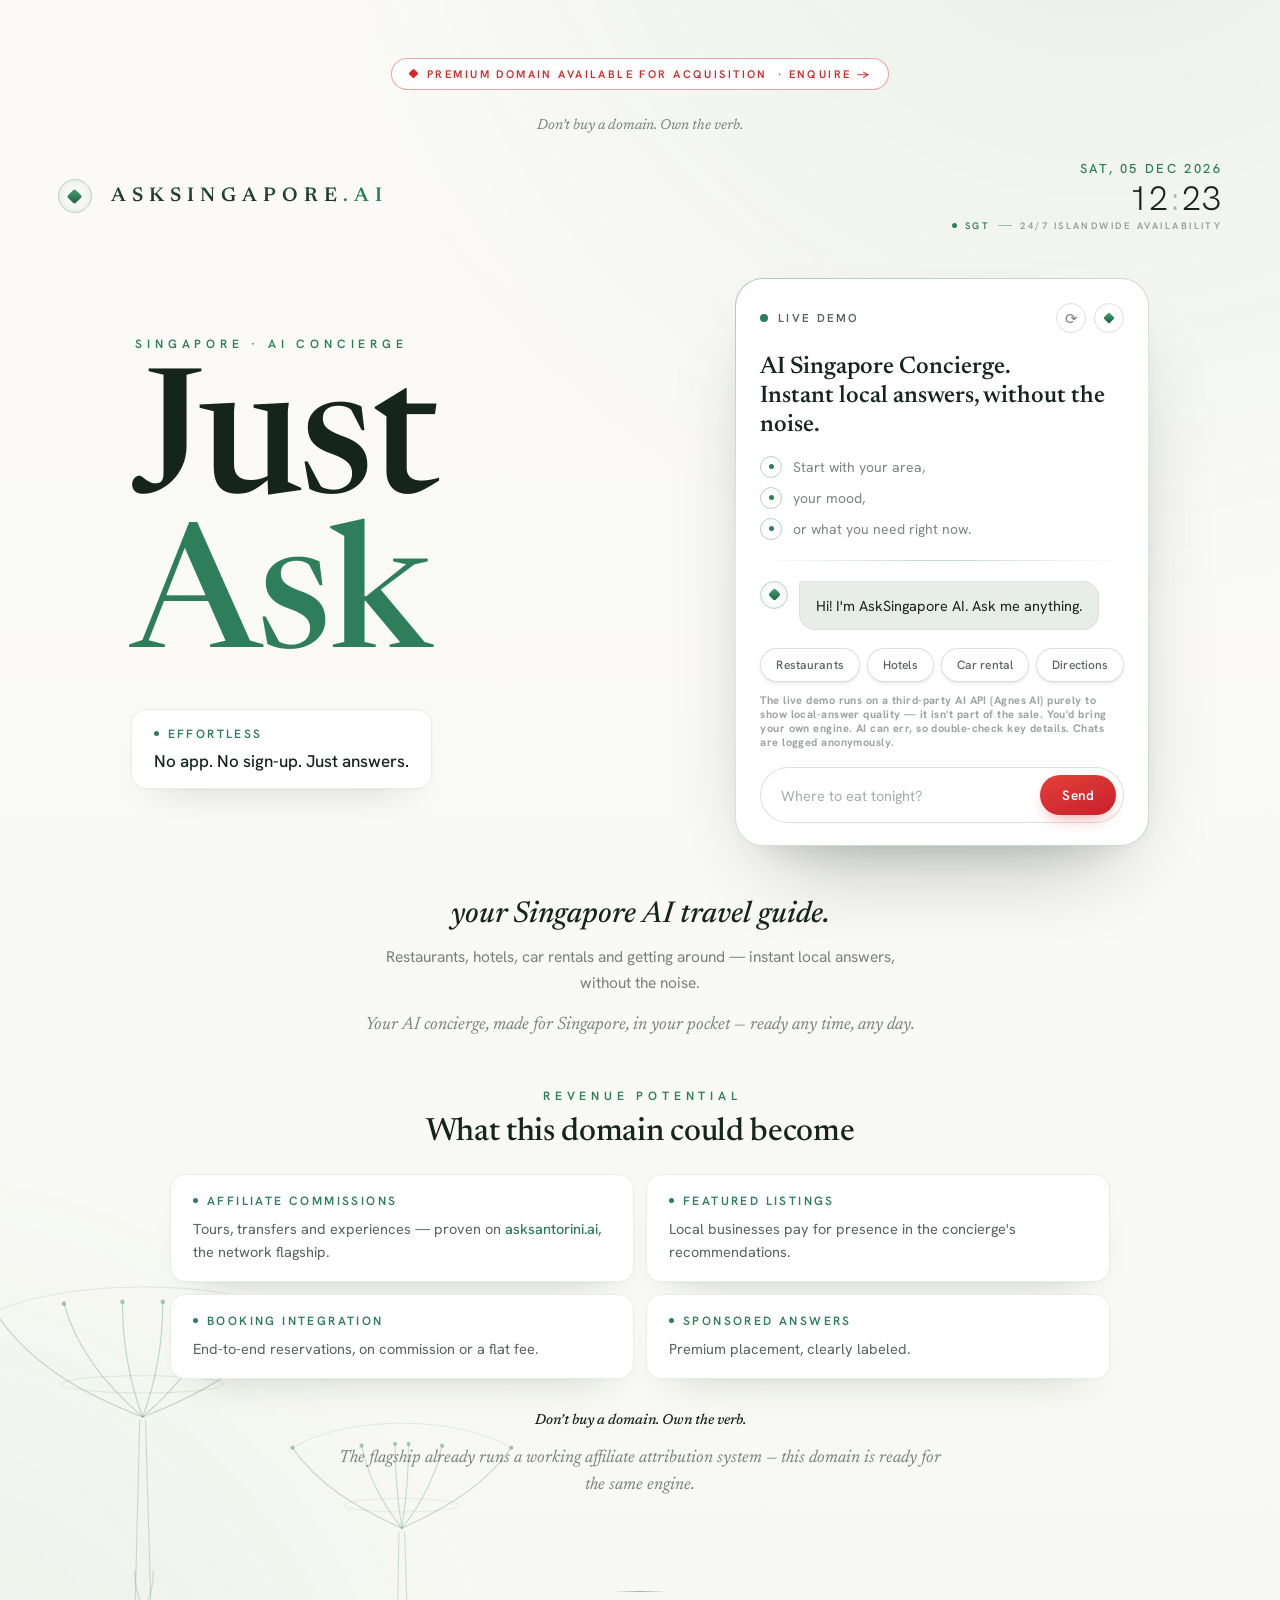
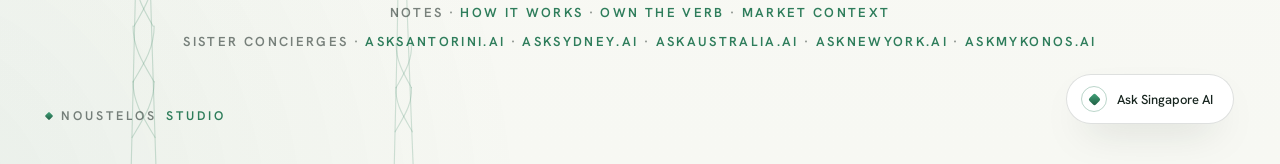
<file: index.html>
<!DOCTYPE html>
<html lang="en">
<head>
  <meta charset="utf-8" />
  <meta name="viewport" content="width=device-width, initial-scale=1" />
  <title>ASKSINGAPORE.AI — Just Ask · Singapore AI Travel Concierge</title>
  <meta name="description" content="Your Singapore AI travel guide. Restaurants, hotels, car rentals and getting around — instant local answers, without the noise. Premium domain available for acquisition." />

  <!-- Canonical + social sharing cards (the link preview IS the pitch when
       the domain is shared with a prospective buyer) -->
  <link rel="canonical" href="https://asksingapore.ai/" />
  <meta name="theme-color" content="#FBFAF7" />
  <meta property="og:type" content="website" />
  <meta property="og:url" content="https://asksingapore.ai/" />
  <meta property="og:site_name" content="ASKSINGAPORE.AI" />
  <meta property="og:title" content="ASKSINGAPORE.AI — Just Ask" />
  <meta property="og:description" content="Your Singapore AI travel guide. Instant local answers, without the noise. Premium domain available for acquisition." />
  <meta property="og:image" content="https://asksingapore.ai/og-image.png" />
  <meta property="og:image:width" content="1200" />
  <meta property="og:image:height" content="630" />
  <meta property="og:image:alt" content="ASKSINGAPORE.AI — Just Ask. Your Singapore AI travel guide; premium domain available for acquisition." />
  <meta name="twitter:card" content="summary_large_image" />
  <meta name="twitter:title" content="ASKSINGAPORE.AI — Just Ask" />
  <meta name="twitter:description" content="Your Singapore AI travel guide. Instant local answers, without the noise. Premium domain available for acquisition." />
  <meta name="twitter:image" content="https://asksingapore.ai/og-image.png" />

  <!-- Favicon: the paper diamond brand mark on jade, inline (no asset files) -->
  <link rel="icon" href="data:image/svg+xml,%3Csvg xmlns='http://www.w3.org/2000/svg' viewBox='0 0 64 64'%3E%3Crect width='64' height='64' rx='14' fill='%232E7D5B'/%3E%3Crect x='21' y='21' width='22' height='22' rx='3' fill='%23FBFAF7' transform='rotate(45 32 32)'/%3E%3C/svg%3E" />

  <!-- Structured data: tells search engines the domain itself is on offer -->
  <script type="application/ld+json">
  {
    "@context": "https://schema.org",
    "@type": "WebSite",
    "name": "ASKSINGAPORE.AI",
    "alternateName": "Ask Singapore AI",
    "url": "https://asksingapore.ai/",
    "inLanguage": "en",
    "description": "Singapore AI concierge — premium domain available for acquisition.",
    "publisher": {
      "@type": "Organization",
      "name": "Noustelos Studio",
      "url": "https://noustelos.gr/"
    }
  }
  </script>

  <!-- Google Fonts: Newsreader (warm editorial serif) + Hanken Grotesk (UI) -->
  <link rel="preconnect" href="https://fonts.googleapis.com" />
  <link rel="preconnect" href="https://fonts.gstatic.com" crossorigin />
  <link href="https://fonts.googleapis.com/css2?family=Newsreader:ital,opsz,wght@0,6..72,400..700;1,6..72,400..700&family=Hanken+Grotesk:wght@200;300;400;500;600&display=swap" rel="stylesheet" />

  <style>
    /* ============================================================
       Design tokens — 'Garden City Precision'
       warm paper, botanical green ink, vermilion strictly reserved
       for the two conversion points (Send + acquisition pill)
       ============================================================ */
    :root {
      --paper: #FBFAF7;      /* warm-cool off-white base */
      --ink: #16241E;        /* deep botanical green-black — body text */
      --jade: #2E7D5B;       /* primary botanical green */
      --jade-deep: #1F5C42;  /* tonal stop for hovers / gradients */
      --vermilion: #D62828;  /* Singapore red — CTAs ONLY */
      --mist: #E8EDE9;       /* soft green-grey — surfaces / dividers */

      /* derived tints — same families, alpha only */
      --ink-70: rgba(22,36,30,0.72);
      --ink-55: rgba(22,36,30,0.56);
      --ink-40: rgba(22,36,30,0.42);
      --ink-line: rgba(22,36,30,0.14);
      --jade-line: rgba(46,125,91,0.32);
      --jade-tint: rgba(46,125,91,0.10);

      /* paper field with two faint jade washes drifting in from the corners */
      --hero-bg:
        radial-gradient(110% 80% at 86% -12%, rgba(46,125,91,0.09), transparent 58%),
        radial-gradient(90% 70% at -8% 104%, rgba(46,125,91,0.07), transparent 55%),
        linear-gradient(180deg, #FBFAF7 0%, #F7F8F3 100%);

      --diamond-grad: linear-gradient(135deg, #43A47A, #1F5C42);
      --wordmark-grad: linear-gradient(180deg, #2A5240, #16241E);
      /* the two vermilion moments */
      --send-grad: linear-gradient(160deg, #E4403A, #C7202A);
      --send-grad-hover: linear-gradient(160deg, #EB4F44, #D62828);

      --font-display: "Newsreader", Georgia, serif;
      --font-ui: "Hanken Grotesk", system-ui, -apple-system, sans-serif;
    }

    * { box-sizing: border-box; }
    html, body { margin: 0; padding: 0; background: var(--paper); }
    ::selection { background: rgba(46,125,91,0.20); }
    input::placeholder { color: rgba(22,36,30,0.38); }

    @keyframes scLivePulse {
      0%   { box-shadow: 0 0 0 0 rgba(46,125,91,0.45); }
      70%  { box-shadow: 0 0 0 7px rgba(46,125,91,0); }
      100% { box-shadow: 0 0 0 0 rgba(46,125,91,0); }
    }
    /* 'Living' logo — gentle breathing shimmer on the brand mark */
    @keyframes scMarkShimmer {
      0%, 100% { box-shadow: inset 0 0 10px rgba(46,125,91,0.14), 0 0 0 0 rgba(46,125,91,0); }
      50%      { box-shadow: inset 0 0 14px rgba(46,125,91,0.28), 0 0 12px 1px rgba(46,125,91,0.18); }
    }
    @keyframes scDiamondPulse {
      0%, 100% { transform: rotate(45deg) scale(1);    filter: brightness(1); }
      50%      { transform: rotate(45deg) scale(1.12); filter: brightness(1.15); }
    }
    /* Send button comes alive when the input holds text */
    @keyframes scSendGlow {
      0%, 100% { box-shadow: 0 8px 18px -8px rgba(214,40,40,0.55), 0 0 0 0 rgba(214,40,40,0); }
      50%      { box-shadow: 0 8px 22px -6px rgba(214,40,40,0.65), 0 0 16px 0 rgba(214,40,40,0.28); }
    }
    /* a tiny spark sweeps across on click */
    @keyframes scSendSpark {
      0%   { transform: translateX(-130%) skewX(-18deg); opacity: 0; }
      18%  { opacity: 0.9; }
      100% { transform: translateX(240%) skewX(-18deg); opacity: 0; }
    }
    /* staged entrance — the page 'settles in' like a curtain rising */
    @keyframes scRise {
      from { opacity: 0; transform: translateY(16px); }
      to   { opacity: 1; transform: translateY(0); }
    }
    /* typing dots while the concierge thinks */
    @keyframes scTypingDot {
      0%, 60%, 100% { opacity: 0.25; transform: translateY(0); }
      30%           { opacity: 1;    transform: translateY(-3px); }
    }
    @media (prefers-reduced-motion: reduce) {
      .mark, .mark .diamond, .send-btn, .availability .dot, .chat-status .live, .clock-meta .dot { animation: none !important; }
      .acquire, .acquire-slogan, .topbar, .hero-left, .hero-right, .closing, .revenue, .foot, .cta-pill, .studio-mark { animation: none !important; }
      .send-btn::after { display: none; }
      .deco-weave { transition: none !important; }
      .bubble.typing .tdot { animation: none !important; }
      .bubble .w { transition: none !important; opacity: 1 !important; }
    }

    /* keyboard focus — clear jade ring, never the UA default */
    :focus-visible {
      outline: 2px solid var(--jade);
      outline-offset: 2px;
    }
    .input-row:focus-within {
      border-color: var(--jade);
      box-shadow: 0 0 0 3px rgba(46,125,91,0.16);
    }
    .input-row input:focus-visible { outline: none; } /* the row carries the focus ring */

    /* ============================================================
       Hero section
       ============================================================ */
    .hero {
      position: relative;
      min-height: 100vh;
      width: 100%;
      overflow: hidden;
      padding: clamp(26px, 4.5vw, 60px);
      font-family: var(--font-ui);
      color: var(--ink);
      background: var(--hero-bg);
    }

    /* ambient decoration */
    .deco { position: absolute; pointer-events: none; }
    /* 'Supertree Grove' — the one signature element: thin jade line-art,
       Gardens-by-the-Bay canopy architecture rising from the bottom left.
       Static (no animation) so it stays light on older machines. */
    .deco-grove {
      left: -34px; bottom: -6px;
      width: min(48vw, 620px);
      color: var(--jade);
      opacity: 0.85;
    }
    .deco-grove svg { display: block; width: 100%; height: auto; }
    /* Adaptive theme layer: transparent by default (the grove is the
       signature); a query can dissolve a faint pattern in. */
    .deco-weave {
      inset: 0;
      opacity: 0;
      transition: opacity .55s ease;
    }
    /* 'nature' (running routes, botanic gardens) → tree-leaf texture. */
    .hero.theme-nature .deco-weave {
      background-image: url("data:image/svg+xml,%3Csvg xmlns='http://www.w3.org/2000/svg' width='40' height='52' viewBox='0 0 40 52'%3E%3Cg fill='none' stroke='%232E7D5B' stroke-width='1'%3E%3Cpath d='M20 4 C32 14 32 34 20 48 C8 34 8 14 20 4 Z'/%3E%3Cpath d='M20 8 L20 44'/%3E%3Cpath d='M20 18 L11 14 M20 18 L29 14 M20 28 L11 24 M20 28 L29 24 M20 38 L13 35 M20 38 L27 35'/%3E%3C/g%3E%3C/svg%3E");
      background-size: 40px 52px;
      opacity: 0.05;
    }
    /* 'luxury' (luxury shopping, Orchard) → fine woven pinstripe. */
    .hero.theme-luxury .deco-weave {
      background-image: repeating-linear-gradient(45deg, rgba(46,125,91,0.45) 0 1px, transparent 1px 9px),
                        repeating-linear-gradient(-45deg, rgba(22,36,30,0.30) 0 1px, transparent 1px 9px);
      opacity: 0.05;
    }
    /* mid-dissolve: weave fades out before the pattern swaps in */
    .hero.weave-shift .deco-weave { opacity: 0 !important; }

    .inner {
      position: relative;
      z-index: 2;
      max-width: 1340px;
      margin: 0 auto;
      min-height: calc(100vh - clamp(52px, 9vw, 120px));
      display: flex;
      flex-direction: column;
    }

    /* ---- acquisition notice — the page's commercial purpose. One of the
       two vermilion moments: quiet outline at rest, fills on hover ---- */
    .acquire {
      align-self: center; max-width: 100%;
      display: inline-flex; flex-wrap: wrap; align-items: center; justify-content: center;
      text-align: center; gap: 10px;
      margin-bottom: clamp(16px, 2.5vw, 26px);
      padding: 8px 18px; border-radius: 999px;
      border: 1px solid rgba(214,40,40,0.42);
      background: #fff;
      color: var(--vermilion); text-decoration: none;
      font-size: 11px; font-weight: 600; letter-spacing: 0.22em; text-transform: uppercase;
      transition: border-color .18s ease, color .18s ease, background .18s ease, box-shadow .2s ease;
    }
    .acquire .diamond { width: 7px; height: 7px; border-radius: 1px; background: var(--vermilion); flex: 0 0 auto; }
    .acquire .enquire { white-space: nowrap; } /* keep 'Enquire →' on one line when the pill wraps */
    .acquire .arrow { color: inherit; letter-spacing: 0; }
    .acquire:hover {
      background: var(--vermilion); border-color: var(--vermilion); color: #fff;
      box-shadow: 0 12px 26px -14px rgba(214,40,40,0.65);
    }
    .acquire:hover .diamond { background: #fff; }
    .acquire-slogan {
      align-self: center; margin: 0 0 clamp(16px, 2.5vw, 26px); text-align: center;
      font-family: var(--font-display); font-style: italic;
      font-size: 14.4px; line-height: 1.4; color: var(--ink-55);
    }

    /* staged entrance order: notice → topbar → title → chat → closing → revenue → footer → CTA */
    .acquire, .acquire-slogan, .topbar, .hero-left, .hero-right, .closing, .revenue, .foot, .cta-pill, .studio-mark {
      animation: scRise .7s cubic-bezier(.2,.7,.2,1) both;
    }
    .studio-mark { animation-delay: .72s; }
    .topbar     { animation-delay: .08s; }
    .hero-left  { animation-delay: .18s; }
    .hero-right { animation-delay: .32s; }
    .closing    { animation-delay: .46s; }
    .revenue    { animation-delay: .54s; }
    .foot       { animation-delay: .64s; }
    .cta-pill   { animation-delay: .72s; }

    /* ---- top bar ---- */
    .topbar {
      display: flex; align-items: center; justify-content: space-between;
      gap: 18px; flex-wrap: wrap;
    }
    .brand { display: flex; align-items: center; gap: 13px; }
    .mark {
      width: 34px; height: 34px; border-radius: 50%;
      border: 1px solid var(--jade-line);
      display: flex; align-items: center; justify-content: center;
      box-shadow: inset 0 0 10px rgba(46,125,91,0.14);
      animation: scMarkShimmer 4.5s ease-in-out infinite;
    }
    .diamond {
      transform: rotate(45deg); border-radius: 2px;
      background: var(--diamond-grad);
    }
    .mark .diamond {
      width: 11px; height: 11px;
      animation: scDiamondPulse 4.5s ease-in-out infinite;
    }
    .wordmark {
      font-family: var(--font-display); font-weight: 600;
      font-size: 20px; letter-spacing: 0.3em; padding-left: 0.3em;
    }
    .wordmark .name {
      background: var(--wordmark-grad);
      -webkit-background-clip: text; background-clip: text; color: transparent;
    }
    .wordmark .tld { color: var(--jade); }
    /* ---- live Singapore clock: editorial / wallpaper-magazine treatment ---- */
    .availability { display: flex; align-items: center; }
    .clock { display: flex; flex-direction: column; align-items: flex-end; gap: 6px; line-height: 1; }
    .clock-date {
      /* light grotesque in jade — ties the lockup to the botanical accent */
      font-family: var(--font-ui); font-weight: 500;
      font-size: 13px; letter-spacing: 0.2em; text-transform: uppercase;
      font-variant-numeric: tabular-nums;
      color: var(--jade);
    }
    .clock-time {
      /* airy, light grotesque numerals — reads like a luxury timepiece */
      font-family: var(--font-ui); font-weight: 300;
      font-size: 34px; letter-spacing: 0.04em;
      font-variant-numeric: tabular-nums; font-feature-settings: "tnum" 1;
      color: var(--ink);
    }
    .clock-time .cc { /* dimmed colon, watch-style */
      color: rgba(22,36,30,0.30); font-weight: 300; margin: 0 0.04em;
    }
    .clock-meta {
      display: flex; align-items: center; gap: 8px;
      font-size: 9.5px; font-weight: 600; letter-spacing: 0.26em; text-transform: uppercase;
      color: var(--ink-40);
    }
    .clock-meta .dot {
      width: 5px; height: 5px; border-radius: 50%; background: var(--jade);
      animation: scLivePulse 2.4s ease-out infinite;
    }
    .clock-meta .sgt-tz { color: var(--jade); }
    .clock-meta .hair { /* thin rule between zone and availability */
      width: 14px; height: 1px; background: rgba(46,125,91,0.45);
    }
    /* local weather line — mockup placeholder, wired to live data later */
    .clock-weather {
      display: flex; align-items: center; gap: 8px; margin-top: 1px;
      font-family: var(--font-ui); font-size: 9.5px; font-weight: 600;
      letter-spacing: 0.26em; text-transform: uppercase;
      color: var(--ink-40);
    }
    .clock-weather[hidden] { display: none; } /* stays gone until real data arrives */
    .clock-weather .temp { color: var(--ink-55); letter-spacing: 0.12em; }
    .clock-weather .sep { width: 3px; height: 3px; border-radius: 50%; background: rgba(46,125,91,0.45); }

    /* ---- main ---- */
    .main {
      flex: 1;
      display: flex; flex-direction: column; justify-content: center;
      gap: clamp(38px, 5vw, 54px);
      padding: clamp(28px, 5vw, 48px) 0;
    }

    /* hero row: title (left) + chat (right) — non-wrapping */
    .hero-row {
      display: flex; flex-wrap: nowrap;
      align-items: center; justify-content: center;
      gap: clamp(24px, 3.5vw, 56px);
    }

    /* left column */
    .hero-left { flex: 1 1 0; min-width: 0; max-width: 560px; }
    .eyebrow {
      font-size: 12px; font-weight: 600; letter-spacing: 0.4em; text-transform: uppercase;
      color: var(--jade); margin-bottom: 22px; padding-left: 0.4em;
    }
    .display {
      margin: 0;
      font-family: var(--font-display); font-weight: 500;
      line-height: 0.9; letter-spacing: -0.01em;
      font-size: clamp(84px, 13.5vw, 176px);
      color: var(--ink);
    }
    /* the editorial gesture: 'Ask' carries the jade — colour, not slant */
    .display .accent { color: var(--jade); }

    /* effortless card — the USP subtitle directly under the title.
       Width hugs the copy (fit-content) so the panel never looks oversized
       relative to its text. */
    .effortless {
      width: fit-content; max-width: 100%;
      padding: 16px 22px; border-radius: 15px;
      border: 1px solid var(--mist);
      background: #fff;
      box-shadow: 0 20px 44px -30px rgba(22,36,30,0.30), 0 2px 8px -5px rgba(22,36,30,0.10);
      text-align: left;
    }
    /* direct subtitle: ties the action (Just Ask) to the ease (No app…) */
    .hero-left .effortless { margin-top: 24px; }
    .effortless .label-row { display: flex; align-items: center; gap: 9px; margin-bottom: 8px; }
    .effortless .pip { width: 5px; height: 5px; border-radius: 50%; background: var(--jade); }
    .effortless .label { font-size: 12px; font-weight: 600; letter-spacing: 0.2em; text-transform: uppercase; color: var(--jade); }
    .effortless .sub { font-size: 17px; font-weight: 500; color: var(--ink); }

    /* ---- chat window (right) ---- */
    .hero-right { flex: 0 1 414px; min-width: 270px; width: 100%; max-width: 421px; }
    .chat-frame {
      position: relative; border-radius: 28px; padding: 1px;
      background: linear-gradient(155deg, rgba(46,125,91,0.38), rgba(46,125,91,0.10) 40%, rgba(46,125,91,0.26));
      /* elevation: soft ink shadow with wide blur lifts the card so it
         'floats' just above the paper */
      box-shadow:
        0 44px 90px -46px rgba(22,36,30,0.42),
        0 18px 44px -30px rgba(22,36,30,0.22);
    }
    .chat {
      border-radius: 27px; padding: 24px 24px 22px;
      background: #ffffff;
      overflow: hidden;
    }

    .chat-header { display: flex; align-items: center; justify-content: space-between; gap: 10px; }
    .chat-status { display: flex; align-items: center; gap: 10px; }
    .chat-status .live {
      width: 8px; height: 8px; border-radius: 50%; background: var(--jade);
      animation: scLivePulse 2.4s ease-out infinite;
    }
    .chat-status .label {
      font-size: 11.5px; letter-spacing: 0.2em; text-transform: uppercase;
      color: var(--ink-70); font-weight: 600;
    }
    .chat-actions { display: flex; align-items: center; gap: 8px; }
    .icon-btn {
      width: 30px; height: 30px; border-radius: 50%;
      border: 1px solid var(--ink-line); background: transparent;
      color: var(--ink-55); font-size: 15px; line-height: 1; cursor: pointer;
      display: flex; align-items: center; justify-content: center;
      transition: border-color .18s ease, color .18s ease;
    }
    .icon-btn:hover { border-color: var(--jade); color: var(--ink); }
    .icon-btn .diamond { width: 8px; height: 8px; border-radius: 1px; }

    .chat-intro { margin-top: 20px; }
    .chat-title {
      font-family: var(--font-display); font-size: 24px; font-weight: 560;
      line-height: 1.2; color: var(--ink);
    }
    .bullets { margin-top: 16px; display: flex; flex-direction: column; gap: 9px; font-size: 14px; color: var(--ink-55); }
    .bullet { display: flex; align-items: center; gap: 11px; }
    .bullet .ico {
      width: 22px; height: 22px; flex: 0 0 auto; border-radius: 50%;
      border: 1px solid rgba(46,125,91,0.35);
      display: flex; align-items: center; justify-content: center;
    }
    .bullet .ico .pip { width: 5px; height: 5px; border-radius: 50%; background: var(--jade); }

    .divider { height: 1px; margin: 20px 0; background: linear-gradient(90deg, transparent, rgba(46,125,91,0.30), transparent); }

    .bubble-row { display: flex; gap: 11px; align-items: flex-start; }
    .bubble-av {
      width: 28px; height: 28px; flex: 0 0 auto; border-radius: 50%;
      border: 1px solid var(--jade-line);
      display: flex; align-items: center; justify-content: center;
      box-shadow: inset 0 0 8px rgba(46,125,91,0.12);
    }
    .bubble-av .diamond { width: 9px; height: 9px; border-radius: 2px; }
    .bubble {
      background: var(--mist);
      border: 1px solid rgba(22,36,30,0.05);
      border-radius: 4px 16px 16px 16px; padding: 13px 16px;
      font-size: 14.5px; line-height: 1.5; color: var(--ink);
    }

    /* conversation log — live replies append bubbles here.
       Nested scroll keeps the card (and page layout) stable as the
       exchange grows. */
    .chat-log {
      display: flex; flex-direction: column; gap: 12px;
      max-height: 300px; overflow-y: auto;
      overscroll-behavior: contain;
      padding-right: 4px;
      scrollbar-width: thin; scrollbar-color: rgba(46,125,91,0.30) transparent;
    }
    .chat-log::-webkit-scrollbar { width: 5px; }
    .chat-log::-webkit-scrollbar-thumb { background: rgba(46,125,91,0.25); border-radius: 999px; }
    .bubble-row.user { justify-content: flex-end; }
    .bubble-row.user .bubble {
      background: #E2E9E4; /* one step deeper into the mist family */
      border-radius: 16px 4px 16px 16px;
      max-width: 85%;
    }
    /* typing indicator — three jade dots breathing */
    .bubble.typing { display: inline-flex; align-items: center; gap: 5px; padding: 15px 16px; }
    .bubble.typing .tdot {
      width: 6px; height: 6px; border-radius: 50%; background: var(--jade);
      animation: scTypingDot 1s ease-in-out infinite;
    }
    .bubble.typing .tdot:nth-child(2) { animation-delay: .15s; }
    .bubble.typing .tdot:nth-child(3) { animation-delay: .3s; }
    /* word-by-word reveal — plain opacity transition, cheap on old machines */
    .bubble .w { opacity: 0; transition: opacity .18s ease; }
    .bubble .w.in { opacity: 1; }

    .categories { margin-top: 18px; }
    /* one tidy row, evenly distributed like a segmented control;
       wraps gracefully only if the chat gets genuinely narrow */
    .chips { display: flex; flex-wrap: wrap; gap: 7px; }
    .chip {
      cursor: pointer;
      flex: 1 1 auto; text-align: center; white-space: nowrap;
      border: 1px solid var(--ink-line);
      background: #fff;
      color: var(--ink-70);
      font-family: var(--font-ui); font-size: 12px; font-weight: 500; letter-spacing: 0.01em;
      padding: 8px 10px; border-radius: 999px;
      /* raised, physically pressable */
      box-shadow: 0 2px 5px -2px rgba(22,36,30,0.20), inset 0 1px 0 #fff;
      transition: transform .16s ease, box-shadow .16s ease,
                  background .18s ease, border-color .18s ease, color .18s ease;
    }
    .chip:hover {
      border-color: var(--jade);
      background: var(--jade-tint);
      color: var(--jade-deep);
      transform: translateY(-2px);
      box-shadow: 0 10px 20px -10px rgba(22,36,30,0.30);
    }
    .chip:active {
      transform: translateY(0);
      box-shadow: inset 0 2px 5px rgba(22,36,30,0.16);
    }
    .caption { margin-top: 11px; font-size: 11px; letter-spacing: 0.04em; color: var(--ink-40); font-weight: 700; }
    .caption a {
      color: var(--jade); font-weight: 700; text-decoration: none;
      transition: color .18s ease;
    }
    .caption a:hover { color: var(--jade-deep); text-decoration: underline; text-underline-offset: 3px; }

    .input-row {
      margin-top: 18px; display: flex; align-items: center; gap: 8px;
      padding: 7px 7px 7px 18px; border-radius: 999px;
      border: 1px solid var(--ink-line); background: #fff;
      transition: border-color .18s ease, box-shadow .2s ease;
    }
    .input-row input {
      flex: 1; min-width: 0; background: transparent; border: none; outline: none;
      color: var(--ink); font-family: var(--font-ui); font-size: 14.5px;
    }
    /* the other vermilion moment: Send */
    .send-btn {
      position: relative; overflow: hidden;
      flex: 0 0 auto; cursor: pointer; border: none;
      padding: 11px 22px; border-radius: 999px;
      font-family: var(--font-ui); font-weight: 600; font-size: 13.5px; letter-spacing: 0.02em;
      color: #fff; background: var(--send-grad);
      box-shadow: 0 8px 18px -8px rgba(214,40,40,0.55);
      transition: background .18s ease, transform .1s ease, box-shadow .2s ease;
    }
    .send-btn:hover { background: var(--send-grad-hover); }
    /* glowing while there is something to send */
    .send-btn.is-ready { animation: scSendGlow 2.2s ease-in-out infinite; }
    /* physical press-and-release */
    .send-btn:active { transform: scale(0.95); }
    /* spark sweep, toggled by JS on click */
    .send-btn::after {
      content: ""; position: absolute; top: 0; bottom: 0; left: 0; width: 45%;
      background: linear-gradient(90deg, transparent, rgba(255,255,255,0.75), transparent);
      transform: translateX(-130%) skewX(-18deg); opacity: 0; pointer-events: none;
    }
    .send-btn.spark::after { animation: scSendSpark .6s ease-out; }

    /* ---- below: subhead, panel, tagline ---- */
    .closing { display: flex; flex-direction: column; align-items: center; text-align: center; gap: 20px; }
    .closing .guide {
      margin: 0; font-family: var(--font-display); font-style: italic; font-weight: 500;
      font-size: clamp(21px, 2.6vw, 30px); color: var(--ink);
    }
    .closing .lede {
      margin: 14px auto 0; max-width: 520px; font-size: 15.5px; line-height: 1.65;
      color: var(--ink-55);
    }
    .closing .tagline {
      margin: 0; max-width: 560px; font-family: var(--font-display); font-style: italic;
      font-size: 18px; color: var(--ink-55);
    }

    /* ---- revenue potential — monetisation paths for a prospective buyer.
       Honesty rule: paths + flagship proof only, no revenue promises ---- */
    .revenue {
      align-self: center; width: 100%; max-width: 940px;
      display: flex; flex-direction: column; align-items: center; gap: 26px;
      text-align: center;
    }
    .revenue .kicker {
      font-size: 12px; font-weight: 600; letter-spacing: 0.4em; text-transform: uppercase;
      color: var(--jade); padding-left: 0.4em;
    }
    .revenue-title {
      margin: 12px 0 0; font-family: var(--font-display); font-weight: 500;
      font-size: clamp(23px, 2.8vw, 32px); letter-spacing: -0.01em; color: var(--ink);
    }
    .revenue-grid {
      width: 100%; display: grid;
      grid-template-columns: repeat(2, minmax(0, 1fr)); gap: 12px;
    }
    .revenue-card {
      padding: 18px 22px; border-radius: 15px;
      border: 1px solid var(--mist); background: #fff;
      box-shadow: 0 20px 44px -30px rgba(22,36,30,0.30), 0 2px 8px -5px rgba(22,36,30,0.10);
      text-align: left;
      transition: border-color .18s ease;
    }
    .revenue-card:hover { border-color: var(--jade-line); }
    .revenue-card .label-row { display: flex; align-items: center; gap: 9px; margin-bottom: 8px; }
    .revenue-card .pip { width: 5px; height: 5px; border-radius: 50%; background: var(--jade); flex: 0 0 auto; }
    .revenue-card h3 {
      margin: 0; font-family: var(--font-ui); font-size: 12px; font-weight: 600;
      letter-spacing: 0.2em; text-transform: uppercase; color: var(--jade);
    }
    .revenue-card p { margin: 0; font-size: 14.5px; line-height: 1.6; color: var(--ink-70); }
    .revenue-card p a { color: var(--jade); font-weight: 500; text-decoration: none; transition: color .18s ease; }
    .revenue-card p a:hover { color: var(--jade-deep); text-decoration: underline; text-underline-offset: 3px; }
    .revenue-slogan {
      margin: 6px 0 -14px; max-width: 620px;
      font-family: var(--font-display); font-style: italic; font-weight: 500;
      font-size: 14.4px; line-height: 1.4; color: var(--ink);
    }
    .revenue-proof {
      margin: 2px 0 0; max-width: 620px;
      font-family: var(--font-display); font-style: italic;
      font-size: 17.5px; line-height: 1.55; color: var(--ink-55);
    }

    /* ---- footer: sister-domain links ---- */
    .foot {
      display: flex; flex-direction: column; align-items: center; gap: 12px;
      padding: clamp(24px, 4vw, 38px) 0 8px;
    }
    .foot .hairline {
      width: 54px; height: 1px;
      background: linear-gradient(90deg, transparent, rgba(46,125,91,0.5), transparent);
    }
    .foot-text {
      margin: 0; font-size: 13px; font-weight: 600;
      letter-spacing: 0.18em; text-transform: uppercase;
      color: var(--ink-55); text-align: center;
    }
    .foot-text a {
      color: var(--jade); text-decoration: none;
      transition: color .18s ease;
    }
    .foot-text a:hover { color: var(--jade-deep); text-decoration: underline; text-underline-offset: 3px; }

    /* ---- studio attribution — anchors the grove corner; part of the
       brand network story (Noustelos → asksantorini.ai → here) ---- */
    .studio-mark {
      position: absolute;
      left: clamp(20px, 4vw, 46px); bottom: clamp(20px, 4vw, 40px); z-index: 3;
      display: inline-flex; align-items: center; gap: 9px;
      font-size: 12.5px; font-weight: 600;
      letter-spacing: 0.24em; text-transform: uppercase;
      color: var(--ink-55); text-decoration: none;
      transition: color .18s ease;
    }
    .studio-mark .diamond { width: 6px; height: 6px; border-radius: 1px; flex: 0 0 auto; }
    .studio-mark .studio { color: var(--jade); transition: color .18s ease; }
    .studio-mark:hover { color: var(--ink); }
    .studio-mark:hover .studio { color: var(--jade-deep); }

    /* ---- floating pill ---- */
    .cta-pill {
      position: absolute;
      right: clamp(20px, 4vw, 46px); bottom: clamp(20px, 4vw, 40px); z-index: 3;
      display: inline-flex; align-items: center; gap: 10px;
      padding: 11px 20px 11px 14px; border-radius: 999px;
      border: 1px solid var(--ink-line);
      background: #fff;
      box-shadow: 0 18px 40px -20px rgba(22,36,30,0.35);
      color: var(--ink); font: inherit; cursor: pointer;
      transition: transform .16s ease, border-color .18s ease, box-shadow .2s ease;
    }
    .cta-pill:hover {
      transform: translateY(-2px); border-color: var(--jade-line);
      box-shadow: 0 24px 48px -22px rgba(22,36,30,0.40);
    }
    .cta-pill .ring {
      width: 26px; height: 26px; border-radius: 50%;
      border: 1px solid var(--jade-line);
      display: flex; align-items: center; justify-content: center;
    }
    .cta-pill .ring .diamond { width: 9px; height: 9px; border-radius: 2px; }
    .cta-pill .text { font-size: 13px; font-weight: 500; }

    /* ---- responsive fallback (the design is non-wrapping; stack only when truly narrow) ---- */
    @media (max-width: 760px) {
      /* the tracked caps lines are too wide for narrow screens — relax them */
      .acquire { letter-spacing: 0.12em; font-size: 10.5px; padding: 7px 14px; }
      .wordmark { font-size: 16px; letter-spacing: 0.16em; padding-left: 0.16em; }
      .hero-row { flex-wrap: wrap; }
      .hero-left, .hero-right { flex: 1 1 100%; max-width: 100%; }
      .hero-left .effortless { margin-left: auto; margin-right: auto; }
      /* chips wrap to a 2×2 grid when the chat is full-width */
      .chips { flex-wrap: wrap; }
      .chip { flex: 1 1 calc(50% - 4px); }
      /* revenue cards stack to a single column */
      .revenue-grid { grid-template-columns: 1fr; }
      /* the grove recedes so stacked text stays quiet over it */
      .deco-grove { width: 80vw; opacity: 0.45; }
      /* attribution joins the flow under the footer instead of floating
         over it on narrow screens */
      /* bottom margin keeps it clear of the floating CTA pill's zone */
      .studio-mark { position: static; display: flex; width: fit-content; margin: 6px auto 58px; }
    }
  </style>
</head>
<body>

  <section class="hero" data-screen-label="Hero">

    <!-- ambient decoration -->
    <!-- signature: 'Supertree Grove' jade line-art (static SVG, no assets) -->
    <div class="deco deco-grove" aria-hidden="true">
      <svg viewBox="0 0 640 520" fill="none" xmlns="http://www.w3.org/2000/svg">
        <g stroke="currentColor" stroke-width="1.2" stroke-linecap="round">
          <!-- tall supertree -->
          <g stroke-opacity="0.26">
            <path d="M172 520 C175 400 178 265 181 155"/>
            <path d="M198 520 C194 400 190 265 187 155"/>
            <path d="M173 486 C185 466 196 450 196 428"/>
            <path d="M197 486 C185 466 174 450 174 428"/>
            <path d="M174 428 C186 408 196 392 196 370"/>
            <path d="M196 428 C184 408 174 392 174 370"/>
            <path d="M175 370 C187 350 196 334 195 312"/>
            <path d="M195 370 C183 350 175 334 176 312"/>
          </g>
          <g stroke-opacity="0.32">
            <path d="M184 152 C122 128 64 96 30 42"/>
            <path d="M184 152 C142 116 114 78 102 34"/>
            <path d="M184 152 C169 112 163 72 163 32"/>
            <path d="M184 152 C246 128 304 96 338 42"/>
            <path d="M184 152 C226 116 254 78 266 34"/>
            <path d="M184 152 C199 112 205 72 205 32"/>
          </g>
          <path d="M30 42 C110 8 258 8 338 42" stroke-opacity="0.14"/>
          <ellipse cx="184" cy="118" rx="84" ry="9" stroke-opacity="0.13"/>
          <!-- medium supertree -->
          <g stroke-opacity="0.24">
            <path d="M446 520 C448 445 450 350 451 272"/>
            <path d="M466 520 C463 445 459 350 457 272"/>
            <path d="M447 480 C456 464 465 452 464 434"/>
            <path d="M465 480 C456 464 447 452 448 434"/>
            <path d="M448 434 C457 418 465 406 464 388"/>
            <path d="M464 434 C455 418 448 406 448 388"/>
          </g>
          <g stroke-opacity="0.28">
            <path d="M454 268 C406 246 366 222 340 184"/>
            <path d="M454 268 C430 238 418 210 412 182"/>
            <path d="M454 268 C449 236 447 208 447 180"/>
            <path d="M454 268 C502 246 542 222 568 184"/>
            <path d="M454 268 C478 238 490 210 496 182"/>
            <path d="M454 268 C459 236 461 208 461 180"/>
          </g>
          <path d="M340 184 C398 150 510 150 568 184" stroke-opacity="0.12"/>
          <ellipse cx="454" cy="244" rx="60" ry="7" stroke-opacity="0.11"/>
        </g>
        <g fill="currentColor" fill-opacity="0.45">
          <circle cx="30" cy="42" r="2.4"/><circle cx="102" cy="34" r="2.4"/><circle cx="163" cy="32" r="2.4"/>
          <circle cx="205" cy="32" r="2.4"/><circle cx="266" cy="34" r="2.4"/><circle cx="338" cy="42" r="2.4"/>
          <circle cx="340" cy="184" r="2.2"/><circle cx="412" cy="182" r="2.2"/><circle cx="447" cy="180" r="2.2"/>
          <circle cx="461" cy="180" r="2.2"/><circle cx="496" cy="182" r="2.2"/><circle cx="568" cy="184" r="2.2"/>
        </g>
      </svg>
    </div>
    <div class="deco deco-weave" aria-hidden="true"></div>

    <div class="inner">

      <!-- ===================== ACQUISITION NOTICE ===================== -->
      <!-- mailto only — no forms, no network logic (design-only stays intact) -->
      <a class="acquire" href="mailto:info@noustelos.gr?subject=Acquisition%20enquiry%20%E2%80%94%20asksingapore.ai">
        <span class="diamond" aria-hidden="true"></span>
        Premium domain available for acquisition
        <span class="enquire">· Enquire <span class="arrow" aria-hidden="true">→</span></span>
      </a>
      <p class="acquire-slogan">Don&rsquo;t buy a domain. Own the verb.</p>

      <!-- ===================== TOP BAR ===================== -->
      <header class="topbar">
        <div class="brand">
          <span class="mark" aria-hidden="true"><span class="diamond"></span></span>
          <div class="wordmark"><span class="name">ASKSINGAPORE</span><span class="tld">.AI</span></div>
        </div>
        <div class="availability" aria-label="Singapore time — 24/7 islandwide availability">
          <div class="clock">
            <span class="clock-date" id="sgt-date">—</span>
            <span class="clock-time" id="sgt-clock">--<span class="cc">:</span>--</span>
            <span class="clock-meta">
              <span class="dot" aria-hidden="true"></span>
              <span class="sgt-tz">SGT</span>
              <span class="hair" aria-hidden="true"></span>
              24/7 Islandwide Availability
            </span>
            <!-- live Singapore weather via Open-Meteo (no key needed);
                 hidden until real data arrives — real weather or nothing -->
            <span class="clock-weather" id="sgt-weather" hidden>
              <span class="temp" id="sgt-temp"></span>
              <span class="sep" aria-hidden="true"></span>
              <span id="sgt-cond"></span>
            </span>
          </div>
        </div>
      </header>

      <!-- ===================== MAIN ===================== -->
      <div class="main">

        <!-- hero row: title + chat -->
        <div class="hero-row">

          <!-- LEFT -->
          <div class="hero-left">
            <div class="eyebrow">Singapore · AI Concierge</div>
            <h1 class="display">Just<br /><span class="accent">Ask</span></h1>
            <div class="effortless">
              <div class="label-row"><span class="pip"></span><span class="label">Effortless</span></div>
              <div class="sub">No app. No sign-up. Just answers.</div>
            </div>
          </div>

          <!-- RIGHT: chat window -->
          <div class="hero-right">
            <div class="chat-frame">
              <div class="chat">

                <!-- header -->
                <div class="chat-header">
                  <div class="chat-status">
                    <span class="live" aria-hidden="true"></span>
                    <span class="label">Live demo</span>
                  </div>
                  <div class="chat-actions">
                    <button class="icon-btn" aria-label="Refresh conversation">⟳</button>
                    <button class="icon-btn" aria-label="More options"><span class="diamond"></span></button>
                  </div>
                </div>

                <!-- intro -->
                <div class="chat-intro">
                  <div class="chat-title">AI Singapore Concierge.<br />Instant local answers, without the noise.</div>
                  <div class="bullets">
                    <div class="bullet"><span class="ico"><span class="pip"></span></span>Start with your area,</div>
                    <div class="bullet"><span class="ico"><span class="pip"></span></span>your mood,</div>
                    <div class="bullet"><span class="ico"><span class="pip"></span></span>or what you need right now.</div>
                  </div>
                </div>

                <div class="divider"></div>

                <!-- conversation log: live replies append bubbles here;
                     the greeting is the first bot message -->
                <div class="chat-log" id="chat-log">
                  <div class="bubble-row">
                    <span class="bubble-av" aria-hidden="true"><span class="diamond"></span></span>
                    <div class="bubble">Hi! I'm AskSingapore AI. Ask me anything.</div>
                  </div>
                </div>

                <!-- category chips -->
                <div class="categories">
                  <div class="chips">
                    <button class="chip" data-prefill="Where should I eat tonight near Marina Bay?">Restaurants</button>
                    <button class="chip" data-prefill="Find me a boutique hotel in Tiong Bahru.">Hotels</button>
                    <button class="chip" data-prefill="Rent a car for a day trip tomorrow.">Car rental</button>
                    <button class="chip" data-prefill="Directions to Gardens by the Bay.">Directions</button>
                  </div>
                  <div class="caption">The live demo runs on a third-party AI API (Agnes AI) purely to show local-answer quality — it isn't part of the sale. You'd bring your own engine. AI can err, so double-check key details. Chats are logged anonymously.</div>
                </div>

                <!-- input -->
                <div class="input-row">
                  <!-- TODO: wire to backend stub — chat/AI/network logic connected separately later -->
                  <input id="ask-input" type="text" placeholder="Where to eat tonight?" autocomplete="off" maxlength="600" />
                  <button id="ask-send" class="send-btn">Send</button>
                </div>

              </div>
            </div>
          </div>

        </div><!-- /hero row -->

        <!-- below: subhead, panel, tagline -->
        <div class="closing">
          <div>
            <p class="guide">your Singapore AI travel guide.</p>
            <p class="lede">Restaurants, hotels, car rentals and getting around — instant local answers, without the noise.</p>
          </div>
          <p class="tagline">Your AI concierge, made for Singapore, in your pocket — ready any time, any day.</p>
        </div>

        <!-- revenue potential: monetisation paths for a prospective buyer.
             Honesty rule: paths + flagship proof only — no earnings claims -->
        <section class="revenue" aria-labelledby="revenue-title">
          <div class="revenue-head">
            <div class="kicker">Revenue Potential</div>
            <h2 class="revenue-title" id="revenue-title">What this domain could become</h2>
          </div>
          <div class="revenue-grid">
            <div class="revenue-card">
              <div class="label-row"><span class="pip"></span><h3>Affiliate commissions</h3></div>
              <p>Tours, transfers and experiences — proven on <a href="https://asksantorini.ai" target="_blank" rel="noopener">asksantorini.ai</a>, the network flagship.</p>
            </div>
            <div class="revenue-card">
              <div class="label-row"><span class="pip"></span><h3>Featured listings</h3></div>
              <p>Local businesses pay for presence in the concierge's recommendations.</p>
            </div>
            <div class="revenue-card">
              <div class="label-row"><span class="pip"></span><h3>Booking integration</h3></div>
              <p>End-to-end reservations, on commission or a flat fee.</p>
            </div>
            <div class="revenue-card">
              <div class="label-row"><span class="pip"></span><h3>Sponsored answers</h3></div>
              <p>Premium placement, clearly labeled.</p>
            </div>
          </div>
          <p class="revenue-slogan">Don’t buy a domain. Own the verb.</p>
          <p class="revenue-proof">The flagship already runs a working affiliate attribution system — this domain is ready for the same engine.</p>
        </section>

        <!-- footer: sister concierges -->
        <footer class="foot">
          <span class="hairline" aria-hidden="true"></span>
          <p class="foot-text">Notes · <a href="/blog/ai-concierge-that-refuses-to-invent.html">How it works</a> · <a href="/blog/own-the-verb.html">Own the verb</a> · <a href="/blog/singapore-ai-tourism.html">Market context</a></p>
          <p class="foot-text">Sister concierges · <a href="https://asksantorini.ai" target="_blank" rel="noopener">asksantorini.ai</a> · <a href="https://asksydney.ai" target="_blank" rel="noopener">asksydney.ai</a> · <a href="https://askaustralia.ai" target="_blank" rel="noopener">askaustralia.ai</a> · <a href="https://asknewyork.ai" target="_blank" rel="noopener">asknewyork.ai</a> · <a href="https://askmykonos.ai" target="_blank" rel="noopener">askmykonos.ai</a></p>
        </footer>

      </div>
    </div>

    <!-- studio attribution, bottom-left over the grove -->
    <a class="studio-mark" href="https://noustelos.gr/#domains" target="_blank" rel="noopener">
      <span class="diamond" aria-hidden="true"></span>
      Noustelos <span class="studio">Studio</span>
    </a>

    <!-- ===================== FLOATING PILL ===================== -->
    <!-- TODO: wire to backend stub — opens the concierge experience later -->
    <button id="cta-ask" class="cta-pill">
      <span class="ring" aria-hidden="true"><span class="diamond"></span></span>
      <span class="text">Ask Singapore AI</span>
    </button>

  </section>

  <script>
    // ============================================================
    // LIVE CONCIERGE — the chat talks to /api/chat (a Cloudflare
    // Pages Function in this repo) which proxies Agnes AI with SSE
    // streaming. Same-origin, no CORS. Everything else on the page
    // (clock, themes, decoration) stays local and network-free.
    // ============================================================
    (function () {
      var input = document.getElementById('ask-input');
      var send  = document.getElementById('ask-send');
      var hero  = document.querySelector('.hero');

      // --- Live Singapore clock + date (SGT) — computed locally, no network ---
      var clock = document.getElementById('sgt-clock');
      var dateEl = document.getElementById('sgt-date');
      var sgtFmt = new Intl.DateTimeFormat('en-GB', {
        timeZone: 'Asia/Singapore', hour: '2-digit', minute: '2-digit', hour12: false
      });
      var sgtDateFmt = new Intl.DateTimeFormat('en-GB', {
        timeZone: 'Asia/Singapore', weekday: 'short', day: '2-digit', month: 'short', year: 'numeric'
      });
      function tickClock() {
        var now = new Date();
        if (clock) {
          var hm = sgtFmt.format(now).split(':'); // ["19","42"]
          clock.innerHTML = hm[0] + '<span class="cc">:</span>' + hm[1];
        }
        if (dateEl) dateEl.textContent = sgtDateFmt.format(now); // e.g. "Sun, 22 Jun 2026"
      }
      tickClock();
      window.setInterval(tickClock, 15000);

      // --- Live Singapore weather — Open-Meteo (free, no key). The line
      // stays hidden until real data arrives; on any failure it simply
      // never shows. Honesty rule: real weather or nothing.
      var weatherWrap = document.getElementById('sgt-weather');
      var WMO = [
        [[0], 'Clear'], [[1], 'Mainly Clear'], [[2], 'Partly Cloudy'], [[3], 'Overcast'],
        [[45, 48], 'Foggy'], [[51, 53, 55, 56, 57], 'Drizzle'],
        [[61, 63, 65, 66, 67], 'Rain'], [[80, 81, 82], 'Showers'],
        [[95, 96, 99], 'Thunderstorm']
      ];
      function wmoLabel(code) {
        for (var i = 0; i < WMO.length; i++) if (WMO[i][0].indexOf(code) !== -1) return WMO[i][1];
        return 'Cloudy';
      }
      function refreshWeather() {
        fetch('https://api.open-meteo.com/v1/forecast?latitude=1.29&longitude=103.85&current=temperature_2m,weather_code&timezone=Asia%2FSingapore')
          .then(function (r) { return r.ok ? r.json() : null; })
          .then(function (d) {
            if (!d || !d.current || typeof d.current.temperature_2m !== 'number') return;
            document.getElementById('sgt-temp').textContent = Math.round(d.current.temperature_2m) + '°C';
            document.getElementById('sgt-cond').textContent = wmoLabel(d.current.weather_code);
            weatherWrap.hidden = false;
          })
          .catch(function () { /* leave the line hidden */ });
      }
      refreshWeather();
      window.setInterval(refreshWeather, 30 * 60000);

      // --- Send button: glow while there is something to send ---
      function refreshSendState() {
        send.classList.toggle('is-ready', input.value.trim().length > 0);
      }

      // --- Send button: replay the spark sweep on demand ---
      function sparkSend() {
        send.classList.remove('spark');
        void send.offsetWidth; // force reflow so the animation can restart
        send.classList.add('spark');
      }
      send.addEventListener('animationend', function (e) {
        if (e.animationName === 'scSendSpark') send.classList.remove('spark');
      });

      // --- Live concierge: POST /api/chat → Agnes AI, SSE streamed ---
      var log = document.getElementById('chat-log');
      var HISTORY = [];      // prior {role, content} turns sent for context
      var HISTORY_MAX = 10;  // matches the server-side cap
      var ERROR_LINE = "AskSingapore AI is momentarily busy — please try again in a minute.";
      var BUSY_LINE = "The concierge is answering a lot of questions right now — please try again shortly.";
      var reduceMotion = window.matchMedia('(prefers-reduced-motion: reduce)').matches;
      var busy = false; // one exchange at a time

      function scrollLog(smooth) {
        log.scrollTo({ top: log.scrollHeight, behavior: (smooth && !reduceMotion) ? 'smooth' : 'auto' });
      }
      function botRow() {
        var row = document.createElement('div'); row.className = 'bubble-row';
        var av = document.createElement('span'); av.className = 'bubble-av'; av.setAttribute('aria-hidden', 'true');
        av.appendChild(Object.assign(document.createElement('span'), { className: 'diamond' }));
        row.appendChild(av);
        row.appendChild(Object.assign(document.createElement('div'), { className: 'bubble' }));
        return row;
      }
      function addUserBubble(text) {
        var row = document.createElement('div'); row.className = 'bubble-row user';
        var bubble = document.createElement('div'); bubble.className = 'bubble';
        bubble.textContent = text;
        row.appendChild(bubble);
        log.appendChild(row);
        scrollLog(true);
      }
      // word-by-word reveal — the 'AI is writing' feel, kept cheap:
      // real tokens stream in from the API in uneven chunks, but a paced
      // queue reveals them at the same steady cadence as before — one
      // span per word, opacity-only transition. The streaming itself
      // plays under reduced motion too — it's content presentation, not a
      // motion trigger; the CSS guard swaps the fade for an instant pop
      // and we tighten the pace a touch.
      function makeReveal(bubble, done) {
        var queue = [], closed = false, first = true;
        var timer = window.setInterval(function () {
          if (!queue.length) {
            if (closed) { window.clearInterval(timer); done(); }
            return; // stream is ahead of us or momentarily quiet
          }
          var span = document.createElement('span'); span.className = 'w';
          span.textContent = (first ? '' : ' ') + queue.shift();
          first = false;
          bubble.appendChild(span);
          void span.offsetWidth; // flush so the fade-in transition runs
          span.classList.add('in');
          log.scrollTop = log.scrollHeight; // keep the tail in view
        }, reduceMotion ? 30 : 45);
        return {
          push: function (word) { if (word) queue.push(word); },
          close: function () { closed = true; }
        };
      }

      // Minimal SSE reader for the OpenAI-style stream /api/chat relays.
      function streamChat(payload, onDelta, onDone, onError) {
        fetch('/api/chat', {
          method: 'POST',
          headers: { 'Content-Type': 'application/json' },
          body: JSON.stringify(payload)
        }).then(function (res) {
          if (!res.ok || !res.body) { onError(res.status); return; }
          var reader = res.body.getReader();
          var dec = new TextDecoder();
          var buf = '';
          function pump() {
            return reader.read().then(function (r) {
              if (r.done) { onDone(); return; }
              buf += dec.decode(r.value, { stream: true });
              var lines = buf.split('\n');
              buf = lines.pop(); // keep the trailing partial line
              for (var i = 0; i < lines.length; i++) {
                var line = lines[i].trim();
                if (line.indexOf('data:') !== 0) continue;
                var data = line.slice(5).trim();
                if (data === '[DONE]') { onDone(); return; }
                try {
                  var delta = JSON.parse(data).choices[0].delta;
                  if (delta && delta.content) onDelta(delta.content);
                } catch (e) { /* tolerate keep-alives / partial frames */ }
              }
              return pump();
            });
          }
          return pump();
        }).catch(function () { onError(0); });
      }

      function respond(text) {
        busy = true;
        var row = botRow();
        var bubble = row.querySelector('.bubble');
        // typing dots while we wait for the first token (the CSS
        // reduced-motion guard stops their pulse; the smooth scroll
        // is already gated inside scrollLog)
        bubble.className = 'bubble typing';
        bubble.innerHTML = '<span class="tdot"></span><span class="tdot"></span><span class="tdot"></span>';
        log.appendChild(row);
        scrollLog(true);

        var reveal = null, answer = '', carry = '', settled = false;
        function ensureReveal() {
          if (!reveal) {
            bubble.className = 'bubble';
            bubble.innerHTML = '';
            reveal = makeReveal(bubble, function () { busy = false; });
          }
          return reveal;
        }
        function showLine(line) {
          var r = ensureReveal();
          if (answer) r.push('—'); // partial answer got cut: mark the break
          line.split(' ').forEach(function (w) { r.push(w); });
          r.close();
        }
        streamChat(
          { message: text, history: HISTORY },
          function (chunk) { // onDelta — split into words, carry partials
            if (settled) return;
            answer += chunk;
            var words = (carry + chunk).split(/\s+/);
            carry = words.pop(); // may be an incomplete word
            var r = ensureReveal();
            for (var i = 0; i < words.length; i++) r.push(words[i]);
          },
          function () { // onDone
            if (settled) return; settled = true;
            if (!answer) { showLine(ERROR_LINE); return; }
            var r = ensureReveal();
            r.push(carry); carry = '';
            HISTORY.push({ role: 'user', content: text },
                         { role: 'assistant', content: answer });
            if (HISTORY.length > HISTORY_MAX) HISTORY = HISTORY.slice(-HISTORY_MAX);
            r.close();
          },
          function (status) { // onError — honest line, no fake answers
            if (settled) return; settled = true;
            showLine(status === 429 ? BUSY_LINE : ERROR_LINE);
          }
        );
      }
      function submitQuery() {
        var text = input.value.trim();
        if (!text || busy) return;
        sparkSend();
        addUserBubble(text);
        input.value = '';
        refreshSendState();
        respond(text);
      }

      // --- Adaptive background: shift the weave to match the query ---
      // Visual response only (no AI/network). Keywords map to a theme.
      var THEMES = [
        { name: 'theme-nature', re: /\b(run|running|route|routes|jog|jogging|botanic|garden|gardens|park|parks|nature|trail|trails|hike|hiking|cycl|trees?)\b/ },
        { name: 'theme-luxury', re: /\b(luxury|shopping|shop|orchard|boutique|designer|mall|fashion|jewel|jewellery|jewelry|watch|watches|couture)\b/ }
      ];
      var currentTheme = '';
      function detectTheme(text) {
        var q = text.toLowerCase();
        for (var i = 0; i < THEMES.length; i++) if (THEMES[i].re.test(q)) return THEMES[i].name;
        return '';
      }
      function applyTheme(next) {
        if (next === currentTheme) return;
        currentTheme = next;
        // gentle dissolve: fade the weave out, swap the pattern, fade back in
        hero.classList.add('weave-shift');
        window.setTimeout(function () {
          hero.classList.remove('theme-nature', 'theme-luxury');
          if (next) hero.classList.add(next);
          hero.classList.remove('weave-shift');
        }, 280);
      }

      input.addEventListener('input', function () {
        refreshSendState();
        applyTheme(detectTheme(input.value));
      });

      // Enter mirrors the Send click — same live flow.
      input.addEventListener('keydown', function (e) {
        if (e.key === 'Enter' && input.value.trim().length > 0) submitQuery();
      });

      // Category chips prefill, then auto-send after a beat — the question
      // is briefly seen entering the input before it flies. (No auto-send
      // while a reply is playing; the prefill just waits in the field.)
      document.querySelectorAll('.chip').forEach(function (chip) {
        chip.addEventListener('click', function () {
          input.value = chip.getAttribute('data-prefill') || chip.textContent.trim();
          input.focus();
          refreshSendState();
          applyTheme(detectTheme(input.value));
          if (!busy) window.setTimeout(submitQuery, 300);
        });
      });

      // Send — live reply via /api/chat for any question.
      send.addEventListener('click', function () {
        if (input.value.trim().length > 0) submitQuery();
        else sparkSend(); // empty input: physical feedback only
      });

      // Floating CTA — jump into the conversation.
      document.getElementById('cta-ask').addEventListener('click', function () {
        input.focus();
      });
    })();
  </script>
</body>
</html>
</file>
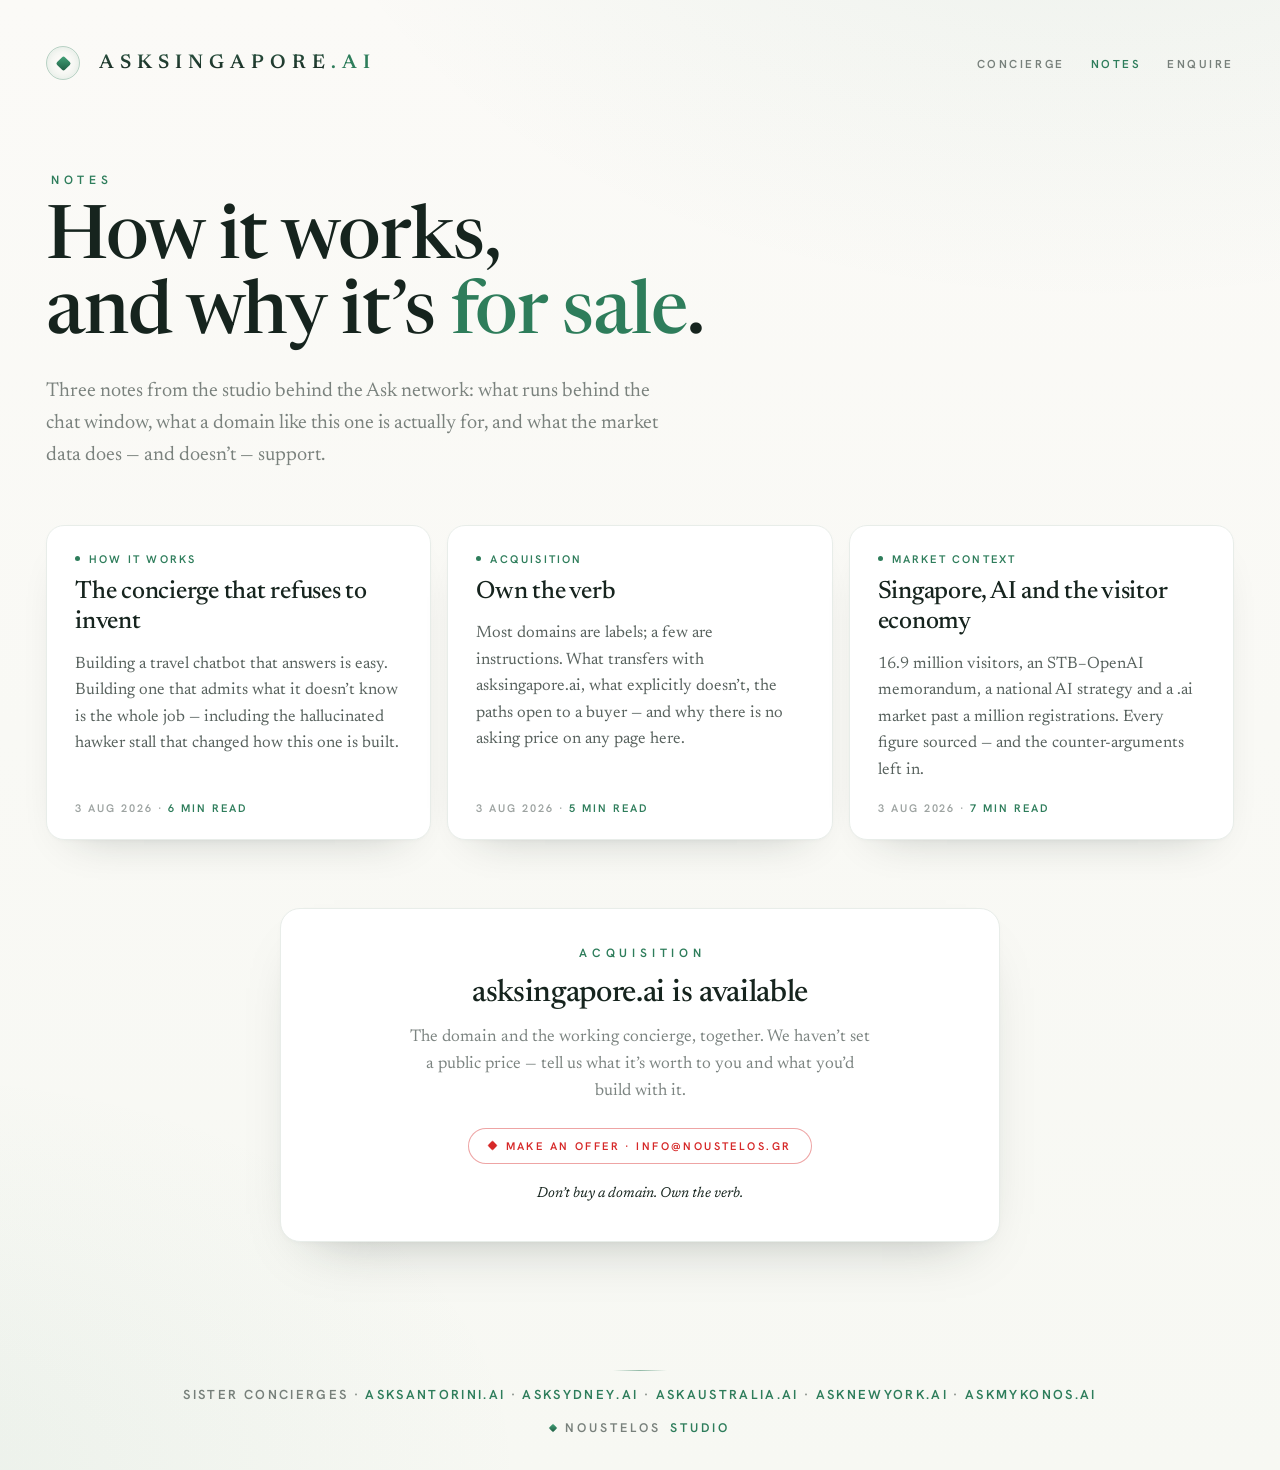
<file: blog/index.html>
<!DOCTYPE html>
<html lang="en">
<head>
  <meta charset="utf-8" />
  <meta name="viewport" content="width=device-width, initial-scale=1" />
  <title>Notes — How the Singapore AI Concierge Works, and Why the Domain Is for Sale | ASKSINGAPORE.AI</title>
  <meta name="description" content="Notes from Noustelos Studio on building an honest AI concierge for Singapore, what a category domain like asksingapore.ai is for, and the sourced market context behind it." />

  <link rel="canonical" href="https://asksingapore.ai/blog/" />
  <meta name="theme-color" content="#FBFAF7" />
  <meta property="og:type" content="website" />
  <meta property="og:url" content="https://asksingapore.ai/blog/" />
  <meta property="og:site_name" content="ASKSINGAPORE.AI" />
  <meta property="og:title" content="Notes — ASKSINGAPORE.AI" />
  <meta property="og:description" content="How the concierge is built, what a category domain is for, and the sourced market context — from the studio behind the Ask network." />
  <meta property="og:image" content="https://asksingapore.ai/og-image.png" />
  <meta property="og:image:width" content="1200" />
  <meta property="og:image:height" content="630" />
  <meta name="twitter:card" content="summary_large_image" />
  <meta name="twitter:title" content="Notes — ASKSINGAPORE.AI" />
  <meta name="twitter:description" content="How the concierge is built, what a category domain is for, and the sourced market context." />
  <meta name="twitter:image" content="https://asksingapore.ai/og-image.png" />

  <link rel="icon" href="data:image/svg+xml,%3Csvg xmlns='http://www.w3.org/2000/svg' viewBox='0 0 64 64'%3E%3Crect width='64' height='64' rx='14' fill='%232E7D5B'/%3E%3Crect x='21' y='21' width='22' height='22' rx='3' fill='%23FBFAF7' transform='rotate(45 32 32)'/%3E%3C/svg%3E" />

  <script type="application/ld+json">
  {
    "@context": "https://schema.org",
    "@type": "Blog",
    "name": "ASKSINGAPORE.AI — Notes",
    "url": "https://asksingapore.ai/blog/",
    "inLanguage": "en",
    "description": "Notes on building an honest AI concierge for Singapore and on the domain itself.",
    "publisher": { "@type": "Organization", "name": "Noustelos Studio", "url": "https://noustelos.gr/" }
  }
  </script>

  <link rel="preconnect" href="https://fonts.googleapis.com" />
  <link rel="preconnect" href="https://fonts.gstatic.com" crossorigin />
  <link href="https://fonts.googleapis.com/css2?family=Newsreader:ital,opsz,wght@0,6..72,400..700;1,6..72,400..700&family=Hanken+Grotesk:wght@200;300;400;500;600&display=swap" rel="stylesheet" />
  <link rel="stylesheet" href="blog.css" />
</head>
<body>

<div class="wrap">

  <header class="topbar">
    <a class="brand" href="/">
      <span class="mark" aria-hidden="true"><span class="diamond"></span></span>
      <div class="wordmark"><span class="name">ASKSINGAPORE</span><span class="tld">.AI</span></div>
    </a>
    <nav class="nav">
      <a href="/">Concierge</a>
      <a href="/blog/" class="is-here">Notes</a>
      <a href="mailto:info@noustelos.gr?subject=Acquisition%20enquiry%20%E2%80%94%20asksingapore.ai">Enquire</a>
    </nav>
  </header>

  <div class="page-head">
    <div class="kicker">Notes</div>
    <h1>How it works,<br />and why it&rsquo;s <span class="accent">for sale</span>.</h1>
    <p class="lede">Three notes from the studio behind the Ask network: what runs behind the chat window, what a domain like this one is actually for, and what the market data does &mdash; and doesn&rsquo;t &mdash; support.</p>
  </div>

  <main class="posts">

    <a class="post-card" href="ai-concierge-that-refuses-to-invent.html">
      <div class="label-row"><span class="pip" aria-hidden="true"></span><span class="tag">How it works</span></div>
      <h2>The concierge that refuses to invent</h2>
      <p>Building a travel chatbot that answers is easy. Building one that admits what it doesn&rsquo;t know is the whole job — including the hallucinated hawker stall that changed how this one is built.</p>
      <div class="meta">3 Aug 2026 · <span class="read">6 min read</span></div>
    </a>

    <a class="post-card" href="own-the-verb.html">
      <div class="label-row"><span class="pip" aria-hidden="true"></span><span class="tag">Acquisition</span></div>
      <h2>Own the verb</h2>
      <p>Most domains are labels; a few are instructions. What transfers with asksingapore.ai, what explicitly doesn&rsquo;t, the paths open to a buyer — and why there is no asking price on any page here.</p>
      <div class="meta">3 Aug 2026 · <span class="read">5 min read</span></div>
    </a>

    <a class="post-card" href="singapore-ai-tourism.html">
      <div class="label-row"><span class="pip" aria-hidden="true"></span><span class="tag">Market context</span></div>
      <h2>Singapore, AI and the visitor economy</h2>
      <p>16.9 million visitors, an STB–OpenAI memorandum, a national AI strategy and a .ai market past a million registrations. Every figure sourced — and the counter-arguments left in.</p>
      <div class="meta">3 Aug 2026 · <span class="read">7 min read</span></div>
    </a>

  </main>

  <section class="offer" style="max-width: 720px; margin-left: auto; margin-right: auto;">
    <div class="kicker">Acquisition</div>
    <h2>asksingapore.ai is available</h2>
    <p>The domain and the working concierge, together. We haven&rsquo;t set a public price — tell us what it&rsquo;s worth to you and what you&rsquo;d build with it.</p>
    <a class="acquire" href="mailto:info@noustelos.gr?subject=Acquisition%20enquiry%20%E2%80%94%20asksingapore.ai">
      <span class="diamond" aria-hidden="true"></span>
      Make an offer · info@noustelos.gr
    </a>
    <p class="slogan">Don&rsquo;t buy a domain. Own the verb.</p>
  </section>

  <footer class="foot">
    <span class="hairline" aria-hidden="true"></span>
    <p class="foot-text">Sister concierges · <a href="https://asksantorini.ai" target="_blank" rel="noopener">asksantorini.ai</a> · <a href="https://asksydney.ai" target="_blank" rel="noopener">asksydney.ai</a> · <a href="https://askaustralia.ai" target="_blank" rel="noopener">askaustralia.ai</a> · <a href="https://asknewyork.ai" target="_blank" rel="noopener">asknewyork.ai</a> · <a href="https://askmykonos.ai" target="_blank" rel="noopener">askmykonos.ai</a></p>
    <a class="studio-mark" href="https://noustelos.gr/#domains" target="_blank" rel="noopener">
      <span class="diamond" aria-hidden="true"></span>
      Noustelos <span class="studio">Studio</span>
    </a>
  </footer>

</div>

</body>
</html>
</file>
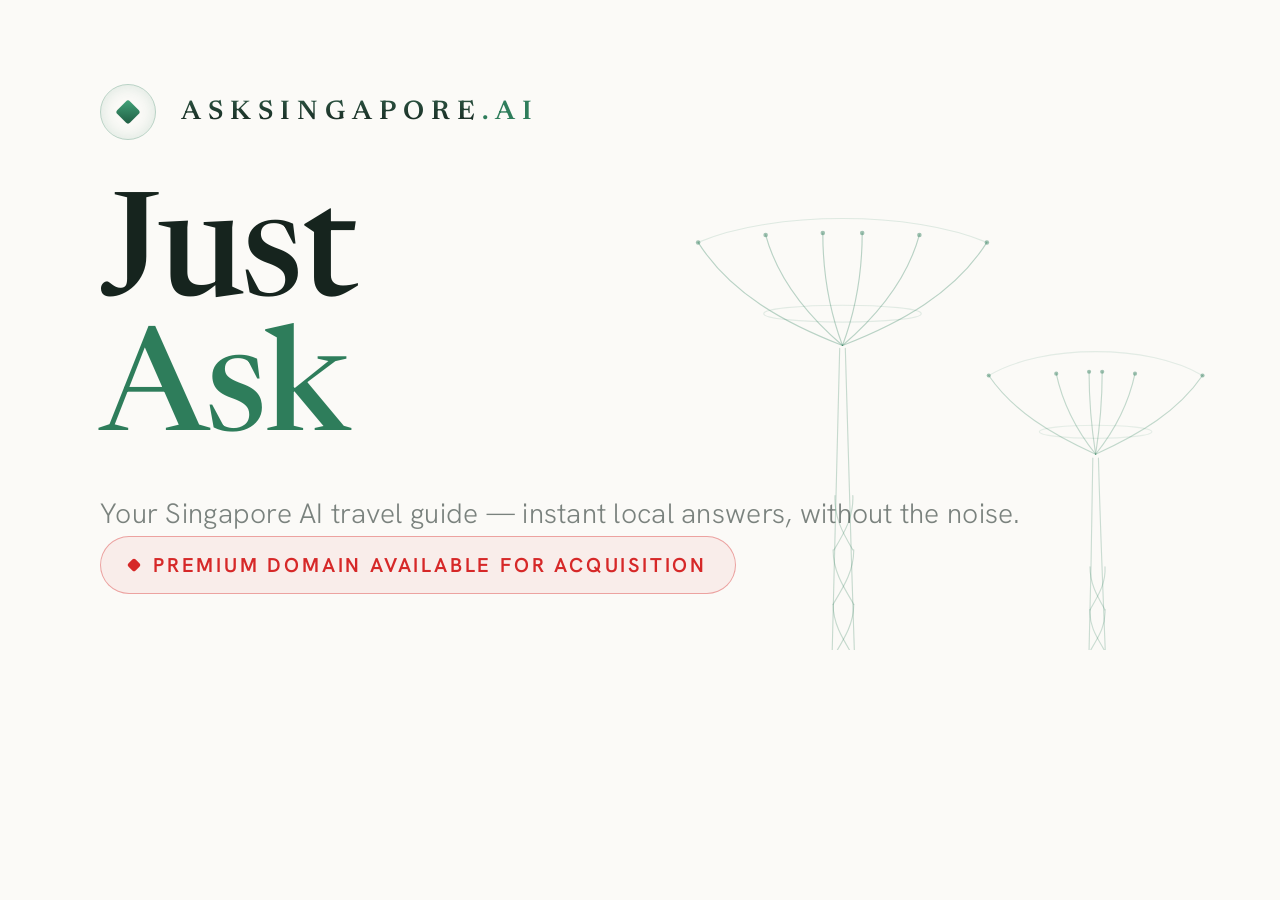
<file: og-card.html>
<!DOCTYPE html>
<!-- Source for og-image.png (1200×630). The card sits in a 20px paper margin so the
     screenshot can be center-cropped past headless Chrome's rounded window corners:

     chrome --headless=new --disable-gpu --hide-scrollbars --force-device-scale-factor=2 \
       --window-size=1240,670 --virtual-time-budget=10000 --screenshot=og-big.png og-card.html
     sips -c 1260 2400 og-big.png --out og-crop.png && sips -z 630 1200 og-crop.png --out og-image.png
-->
<html lang="en">
<head>
<meta charset="utf-8" />
<link rel="preconnect" href="https://fonts.googleapis.com" />
<link rel="preconnect" href="https://fonts.gstatic.com" crossorigin />
<link href="https://fonts.googleapis.com/css2?family=Newsreader:ital,opsz,wght@0,6..72,400..700;1,6..72,400..700&family=Hanken+Grotesk:wght@200;300;400;500;600&display=swap" rel="stylesheet" />
<style>
  :root {
    --paper: #FBFAF7;
    --ink: #16241E;
    --ink-55: rgba(22, 36, 30, 0.56);
    --jade: #2E7D5B;
    --jade-deep: #1F5C42;
    --jade-line: rgba(46, 125, 91, 0.32);
    --vermilion: #D62828;
    --diamond-grad: linear-gradient(135deg, #43A47A, #1F5C42);
    --wordmark-grad: linear-gradient(180deg, #2A5240, #16241E);
    --font-display: "Newsreader", Georgia, serif;
    --font-ui: "Hanken Grotesk", system-ui, -apple-system, sans-serif;
  }
  * { margin: 0; padding: 0; box-sizing: border-box; }
  html, body { width: 1240px; height: 670px; overflow: hidden; background: var(--paper); }
  .card {
    position: relative;
    width: 1200px; height: 630px;
    margin: 20px;
    overflow: hidden;
    background: var(--paper);
    font-family: var(--font-ui);
    color: var(--ink);
  }

  /* Supertree Grove line-art, bottom-right, same artwork as the page */
  .deco-grove {
    position: absolute; right: -50px; bottom: -40px;
    width: 600px; color: var(--jade);
  }
  .deco-grove svg { display: block; width: 100%; height: auto; }

  .inner {
    position: relative; z-index: 1;
    height: 100%;
    padding: 64px 80px 56px;
    display: flex; flex-direction: column;
  }

  .brand { display: flex; align-items: center; gap: 18px; }
  .mark {
    width: 56px; height: 56px; border-radius: 50%;
    border: 1.5px solid var(--jade-line);
    box-shadow: inset 0 0 16px rgba(46, 125, 91, 0.16);
    display: flex; align-items: center; justify-content: center;
  }
  .mark .diamond {
    width: 18px; height: 18px; border-radius: 3px;
    background: var(--diamond-grad);
    transform: rotate(45deg);
  }
  .wordmark {
    font-family: var(--font-display); font-weight: 600;
    font-size: 27px; letter-spacing: 0.26em; padding-left: 0.26em;
  }
  .wordmark .name {
    background: var(--wordmark-grad);
    -webkit-background-clip: text; background-clip: text; color: transparent;
  }
  .wordmark .tld { color: var(--jade); }

  .display {
    margin-top: 54px;
    font-family: var(--font-display);
    font-weight: 500;
    font-size: 144px; line-height: 0.94;
    letter-spacing: -0.01em;
  }
  .display .accent { color: var(--jade); }

  .tagline {
    margin-top: 30px;
    font-size: 28px; font-weight: 300;
    color: var(--ink-55);
    letter-spacing: 0.01em;
  }

  .acquire {
    margin-top: auto;
    display: inline-flex; align-items: center; gap: 14px;
    align-self: flex-start;
    padding: 15px 28px;
    border: 1px solid rgba(214, 40, 40, 0.38);
    border-radius: 999px;
    background: rgba(214, 40, 40, 0.06);
    color: var(--vermilion);
    font-size: 20px; font-weight: 600;
    letter-spacing: 0.14em; text-transform: uppercase;
  }
  .acquire .diamond {
    width: 10px; height: 10px; border-radius: 2px;
    background: var(--vermilion);
    transform: rotate(45deg);
  }
</style>
</head>
<body>
<div class="card">

  <div class="deco-grove">
    <svg viewBox="0 0 640 520" fill="none" xmlns="http://www.w3.org/2000/svg">
      <g stroke="currentColor" stroke-width="1.2" stroke-linecap="round">
        <!-- tall supertree -->
        <g stroke-opacity="0.26">
          <path d="M172 520 C175 400 178 265 181 155"/>
          <path d="M198 520 C194 400 190 265 187 155"/>
          <path d="M173 486 C185 466 196 450 196 428"/>
          <path d="M197 486 C185 466 174 450 174 428"/>
          <path d="M174 428 C186 408 196 392 196 370"/>
          <path d="M196 428 C184 408 174 392 174 370"/>
          <path d="M175 370 C187 350 196 334 195 312"/>
          <path d="M195 370 C183 350 175 334 176 312"/>
        </g>
        <g stroke-opacity="0.32">
          <path d="M184 152 C122 128 64 96 30 42"/>
          <path d="M184 152 C142 116 114 78 102 34"/>
          <path d="M184 152 C169 112 163 72 163 32"/>
          <path d="M184 152 C246 128 304 96 338 42"/>
          <path d="M184 152 C226 116 254 78 266 34"/>
          <path d="M184 152 C199 112 205 72 205 32"/>
        </g>
        <path d="M30 42 C110 8 258 8 338 42" stroke-opacity="0.14"/>
        <ellipse cx="184" cy="118" rx="84" ry="9" stroke-opacity="0.13"/>
        <!-- medium supertree -->
        <g stroke-opacity="0.24">
          <path d="M446 520 C448 445 450 350 451 272"/>
          <path d="M466 520 C463 445 459 350 457 272"/>
          <path d="M447 480 C456 464 465 452 464 434"/>
          <path d="M465 480 C456 464 447 452 448 434"/>
          <path d="M448 434 C457 418 465 406 464 388"/>
          <path d="M464 434 C455 418 448 406 448 388"/>
        </g>
        <g stroke-opacity="0.28">
          <path d="M454 268 C406 246 366 222 340 184"/>
          <path d="M454 268 C430 238 418 210 412 182"/>
          <path d="M454 268 C449 236 447 208 447 180"/>
          <path d="M454 268 C502 246 542 222 568 184"/>
          <path d="M454 268 C478 238 490 210 496 182"/>
          <path d="M454 268 C459 236 461 208 461 180"/>
        </g>
        <path d="M340 184 C398 150 510 150 568 184" stroke-opacity="0.12"/>
        <ellipse cx="454" cy="244" rx="60" ry="7" stroke-opacity="0.11"/>
      </g>
      <g fill="currentColor" fill-opacity="0.45">
        <circle cx="30" cy="42" r="2.4"/><circle cx="102" cy="34" r="2.4"/><circle cx="163" cy="32" r="2.4"/>
        <circle cx="205" cy="32" r="2.4"/><circle cx="266" cy="34" r="2.4"/><circle cx="338" cy="42" r="2.4"/>
        <circle cx="340" cy="184" r="2.2"/><circle cx="412" cy="182" r="2.2"/><circle cx="447" cy="180" r="2.2"/>
        <circle cx="461" cy="180" r="2.2"/><circle cx="496" cy="182" r="2.2"/><circle cx="568" cy="184" r="2.2"/>
      </g>
    </svg>
  </div>

  <div class="inner">
    <div class="brand">
      <span class="mark"><span class="diamond"></span></span>
      <div class="wordmark"><span class="name">ASKSINGAPORE</span><span class="tld">.AI</span></div>
    </div>

    <h1 class="display">Just<br /><span class="accent">Ask</span></h1>

    <p class="tagline">Your Singapore AI travel guide — instant local answers, without the noise.</p>

    <div class="acquire">
      <span class="diamond"></span>
      Premium domain available for acquisition
    </div>
  </div>

</div>
</body>
</html>
</file>
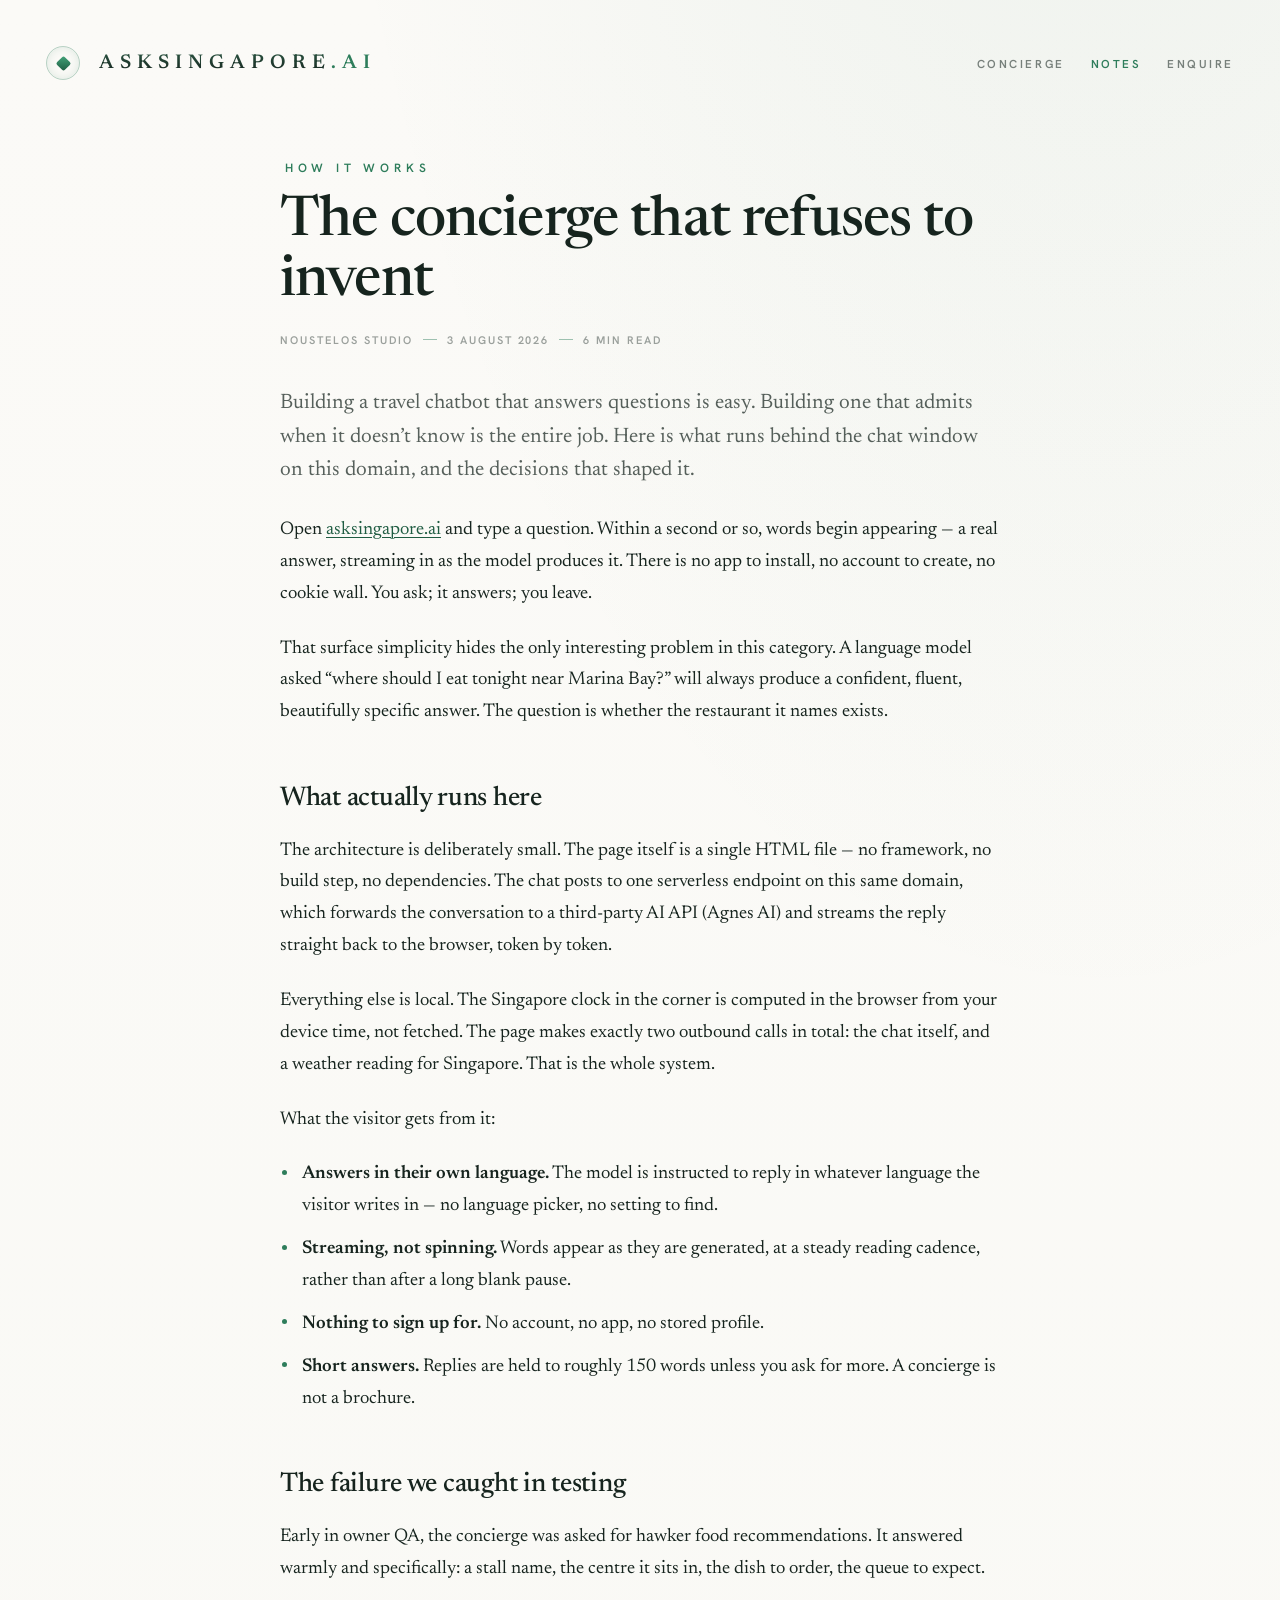
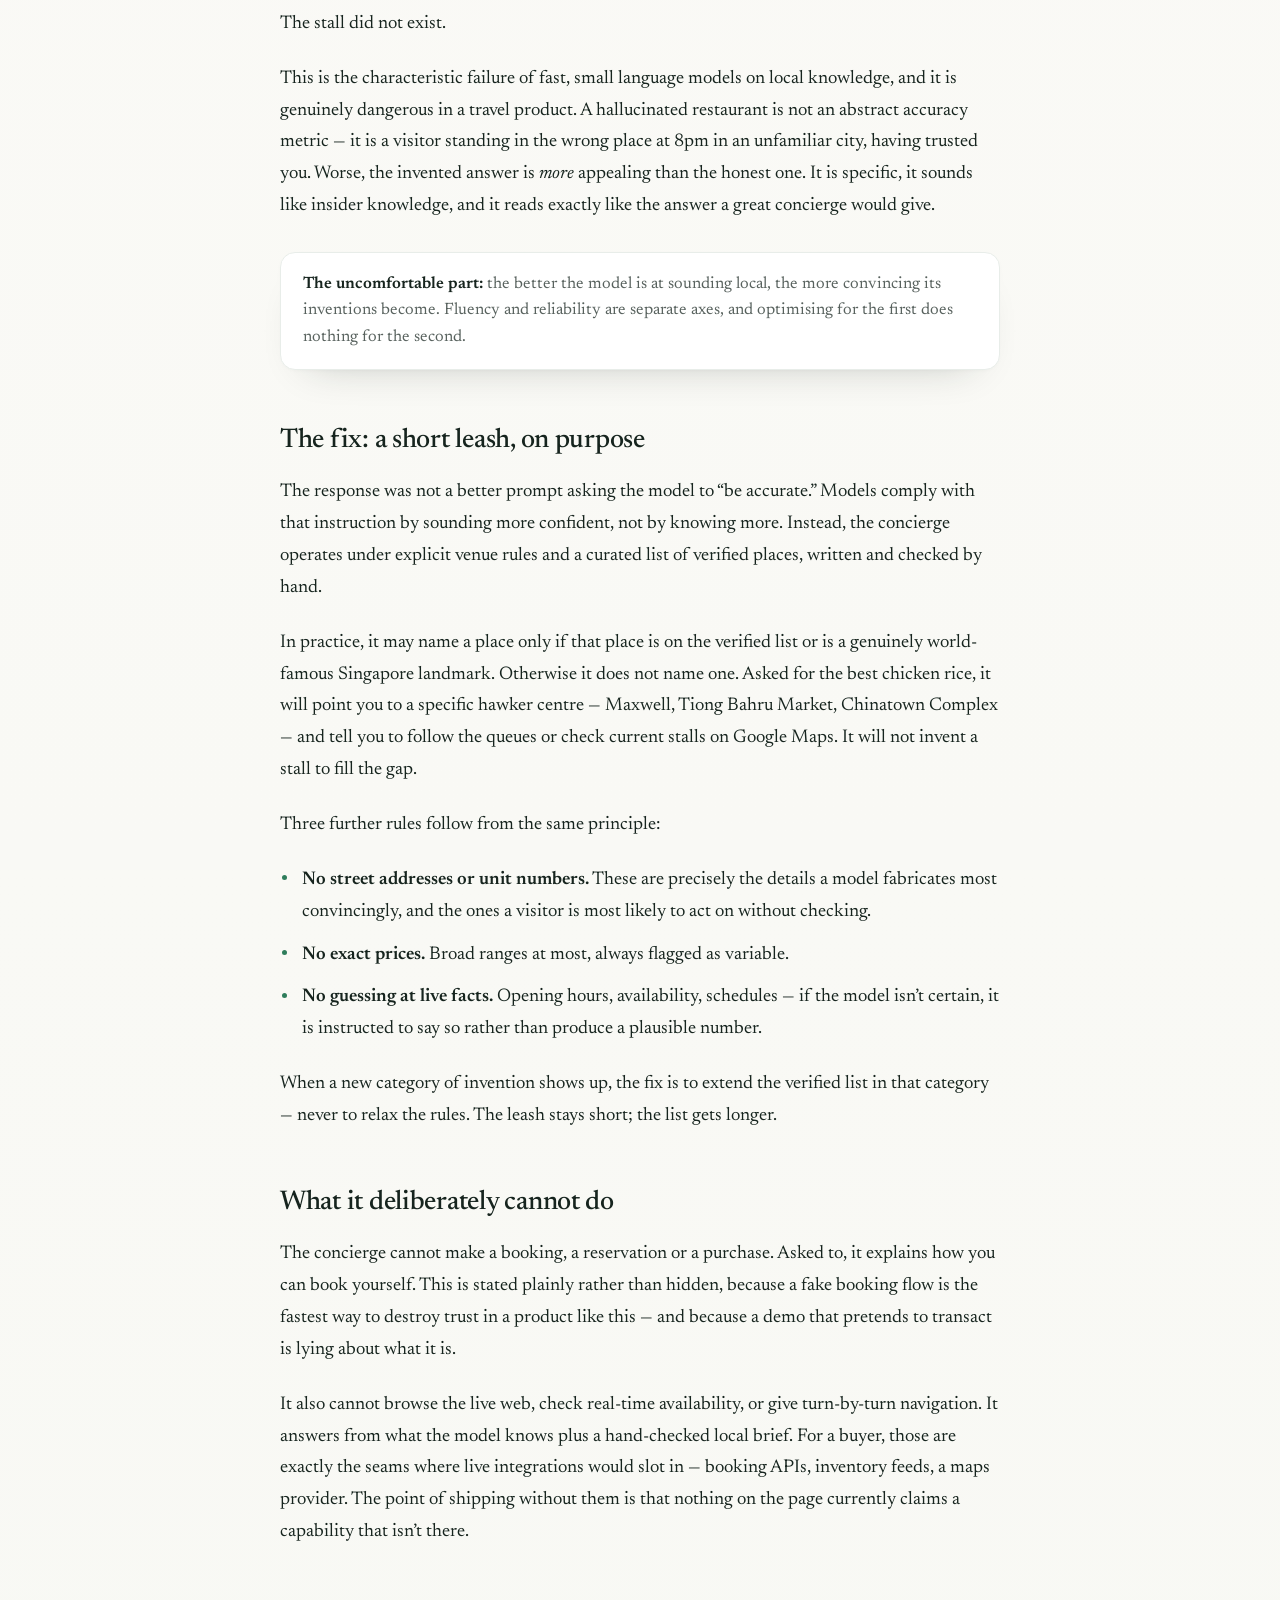
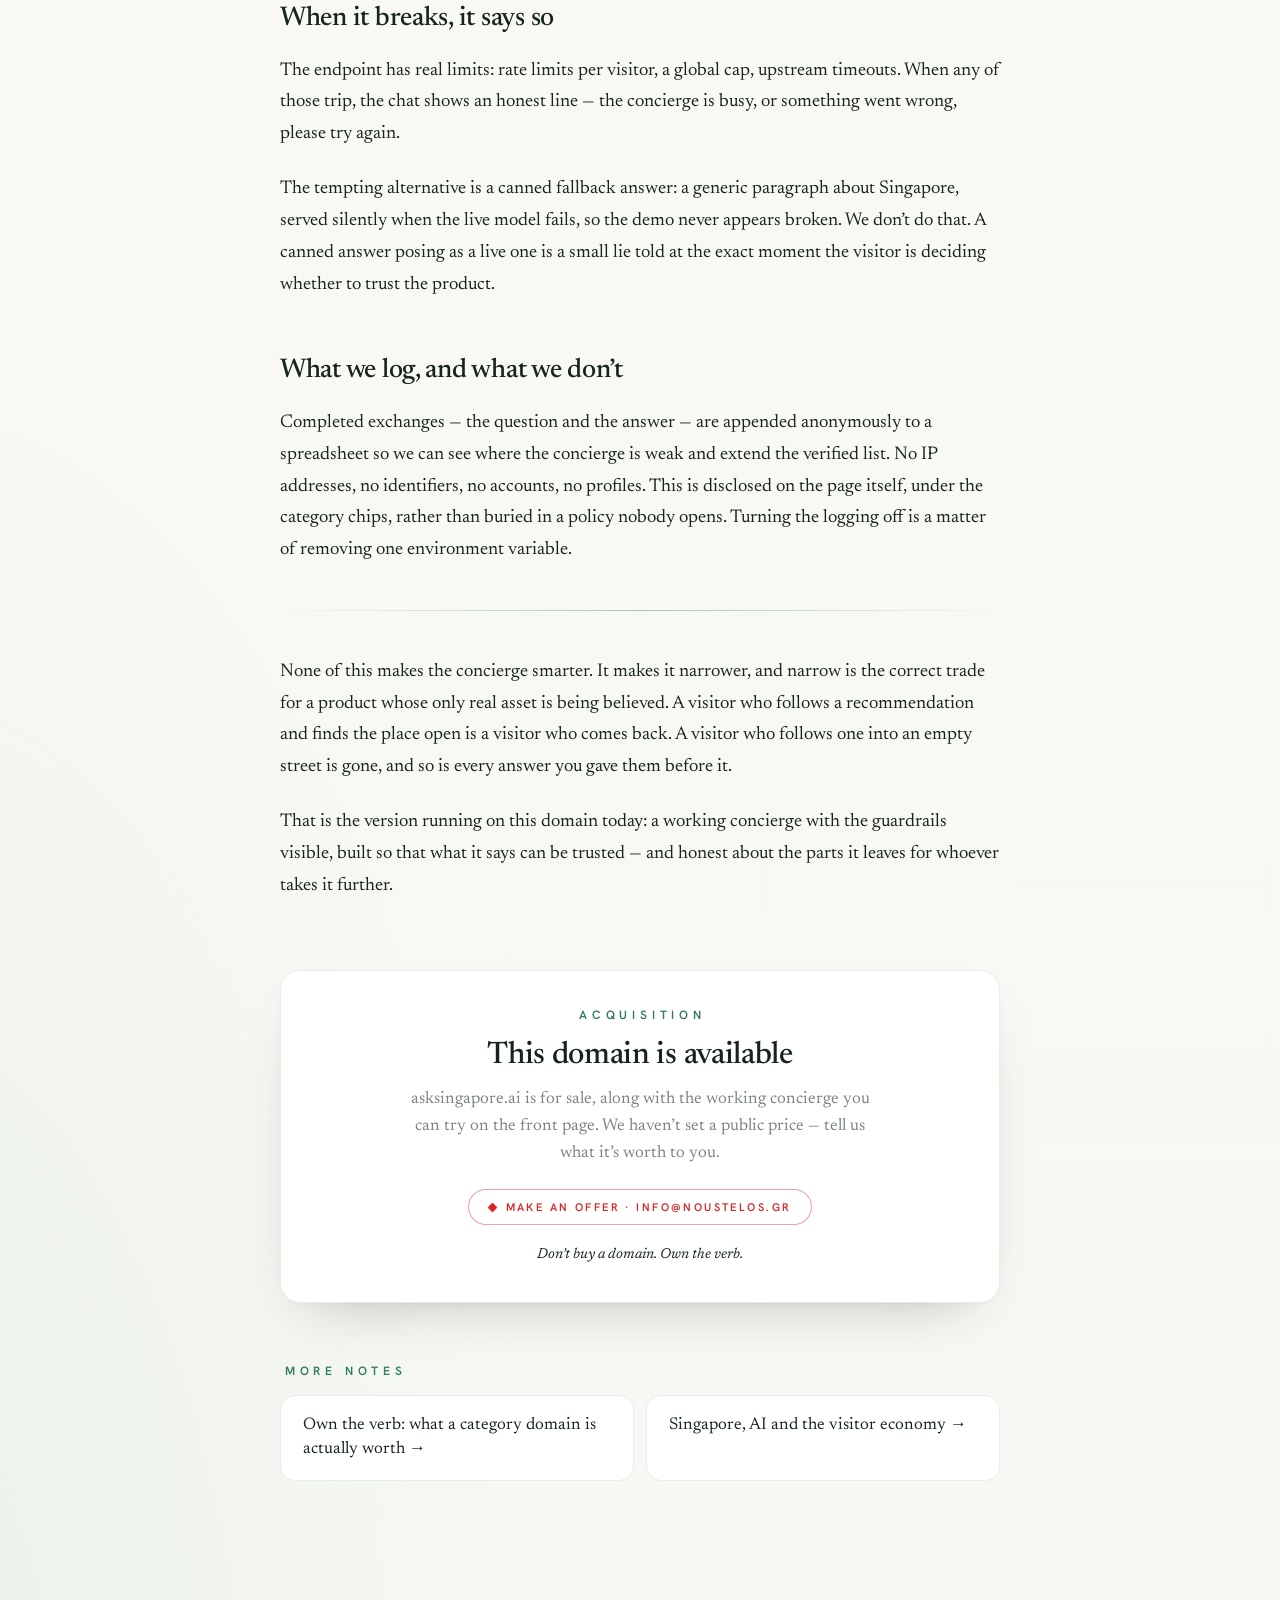
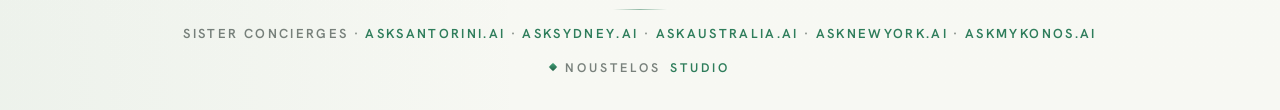
<file: blog/ai-concierge-that-refuses-to-invent.html>
<!DOCTYPE html>
<html lang="en">
<head>
  <meta charset="utf-8" />
  <meta name="viewport" content="width=device-width, initial-scale=1" />
  <title>The Concierge That Refuses to Invent — Building Honest AI for Singapore | ASKSINGAPORE.AI</title>
  <meta name="description" content="How the live AI concierge on asksingapore.ai is built — and why the hard part of a travel chatbot is not answering questions, but refusing to make things up." />

  <link rel="canonical" href="https://asksingapore.ai/blog/ai-concierge-that-refuses-to-invent.html" />
  <meta name="theme-color" content="#FBFAF7" />
  <meta property="og:type" content="article" />
  <meta property="og:url" content="https://asksingapore.ai/blog/ai-concierge-that-refuses-to-invent.html" />
  <meta property="og:site_name" content="ASKSINGAPORE.AI" />
  <meta property="og:title" content="The Concierge That Refuses to Invent" />
  <meta property="og:description" content="The hard part of a travel chatbot is not answering questions — it is refusing to make things up. How the live concierge on asksingapore.ai is built." />
  <meta property="og:image" content="https://asksingapore.ai/og-image.png" />
  <meta property="og:image:width" content="1200" />
  <meta property="og:image:height" content="630" />
  <meta name="twitter:card" content="summary_large_image" />
  <meta name="twitter:title" content="The Concierge That Refuses to Invent" />
  <meta name="twitter:description" content="The hard part of a travel chatbot is not answering questions — it is refusing to make things up." />
  <meta name="twitter:image" content="https://asksingapore.ai/og-image.png" />

  <link rel="icon" href="data:image/svg+xml,%3Csvg xmlns='http://www.w3.org/2000/svg' viewBox='0 0 64 64'%3E%3Crect width='64' height='64' rx='14' fill='%232E7D5B'/%3E%3Crect x='21' y='21' width='22' height='22' rx='3' fill='%23FBFAF7' transform='rotate(45 32 32)'/%3E%3C/svg%3E" />

  <script type="application/ld+json">
  {
    "@context": "https://schema.org",
    "@type": "BlogPosting",
    "headline": "The Concierge That Refuses to Invent",
    "description": "How the live AI concierge on asksingapore.ai is built — and why the hard part of a travel chatbot is refusing to make things up.",
    "datePublished": "2026-08-03",
    "dateModified": "2026-08-03",
    "inLanguage": "en",
    "mainEntityOfPage": "https://asksingapore.ai/blog/ai-concierge-that-refuses-to-invent.html",
    "image": "https://asksingapore.ai/og-image.png",
    "author": { "@type": "Organization", "name": "Noustelos Studio", "url": "https://noustelos.gr/" },
    "publisher": { "@type": "Organization", "name": "Noustelos Studio", "url": "https://noustelos.gr/" }
  }
  </script>

  <link rel="preconnect" href="https://fonts.googleapis.com" />
  <link rel="preconnect" href="https://fonts.gstatic.com" crossorigin />
  <link href="https://fonts.googleapis.com/css2?family=Newsreader:ital,opsz,wght@0,6..72,400..700;1,6..72,400..700&family=Hanken+Grotesk:wght@200;300;400;500;600&display=swap" rel="stylesheet" />
  <link rel="stylesheet" href="blog.css" />
</head>
<body>

<div class="wrap">

  <header class="topbar">
    <a class="brand" href="/">
      <span class="mark" aria-hidden="true"><span class="diamond"></span></span>
      <div class="wordmark"><span class="name">ASKSINGAPORE</span><span class="tld">.AI</span></div>
    </a>
    <nav class="nav">
      <a href="/">Concierge</a>
      <a href="/blog/" class="is-here">Notes</a>
      <a href="mailto:info@noustelos.gr?subject=Acquisition%20enquiry%20%E2%80%94%20asksingapore.ai">Enquire</a>
    </nav>
  </header>

  <article class="article">

    <div class="article-head">
      <div class="kicker">How it works</div>
      <h1>The concierge that refuses to invent</h1>
      <div class="article-meta">
        <span>Noustelos Studio</span>
        <span class="hair" aria-hidden="true"></span>
        <time datetime="2026-08-03">3 August 2026</time>
        <span class="hair" aria-hidden="true"></span>
        <span>6 min read</span>
      </div>
    </div>

    <div class="prose">

      <p class="standfirst">Building a travel chatbot that answers questions is easy. Building one that admits when it doesn&rsquo;t know is the entire job. Here is what runs behind the chat window on this domain, and the decisions that shaped it.</p>

      <p>Open <a href="/">asksingapore.ai</a> and type a question. Within a second or so, words begin appearing — a real answer, streaming in as the model produces it. There is no app to install, no account to create, no cookie wall. You ask; it answers; you leave.</p>

      <p>That surface simplicity hides the only interesting problem in this category. A language model asked &ldquo;where should I eat tonight near Marina Bay?&rdquo; will always produce a confident, fluent, beautifully specific answer. The question is whether the restaurant it names exists.</p>

      <h2>What actually runs here</h2>

      <p>The architecture is deliberately small. The page itself is a single HTML file — no framework, no build step, no dependencies. The chat posts to one serverless endpoint on this same domain, which forwards the conversation to a third-party AI API (Agnes AI) and streams the reply straight back to the browser, token by token.</p>

      <p>Everything else is local. The Singapore clock in the corner is computed in the browser from your device time, not fetched. The page makes exactly two outbound calls in total: the chat itself, and a weather reading for Singapore. That is the whole system.</p>

      <p>What the visitor gets from it:</p>

      <ul>
        <li><strong>Answers in their own language.</strong> The model is instructed to reply in whatever language the visitor writes in — no language picker, no setting to find.</li>
        <li><strong>Streaming, not spinning.</strong> Words appear as they are generated, at a steady reading cadence, rather than after a long blank pause.</li>
        <li><strong>Nothing to sign up for.</strong> No account, no app, no stored profile.</li>
        <li><strong>Short answers.</strong> Replies are held to roughly 150 words unless you ask for more. A concierge is not a brochure.</li>
      </ul>

      <h2>The failure we caught in testing</h2>

      <p>Early in owner QA, the concierge was asked for hawker food recommendations. It answered warmly and specifically: a stall name, the centre it sits in, the dish to order, the queue to expect.</p>

      <p>The stall did not exist.</p>

      <p>This is the characteristic failure of fast, small language models on local knowledge, and it is genuinely dangerous in a travel product. A hallucinated restaurant is not an abstract accuracy metric — it is a visitor standing in the wrong place at 8pm in an unfamiliar city, having trusted you. Worse, the invented answer is <em>more</em> appealing than the honest one. It is specific, it sounds like insider knowledge, and it reads exactly like the answer a great concierge would give.</p>

      <div class="note"><strong>The uncomfortable part:</strong> the better the model is at sounding local, the more convincing its inventions become. Fluency and reliability are separate axes, and optimising for the first does nothing for the second.</div>

      <h2>The fix: a short leash, on purpose</h2>

      <p>The response was not a better prompt asking the model to &ldquo;be accurate.&rdquo; Models comply with that instruction by sounding more confident, not by knowing more. Instead, the concierge operates under explicit venue rules and a curated list of verified places, written and checked by hand.</p>

      <p>In practice, it may name a place only if that place is on the verified list or is a genuinely world-famous Singapore landmark. Otherwise it does not name one. Asked for the best chicken rice, it will point you to a specific hawker centre — Maxwell, Tiong Bahru Market, Chinatown Complex — and tell you to follow the queues or check current stalls on Google Maps. It will not invent a stall to fill the gap.</p>

      <p>Three further rules follow from the same principle:</p>

      <ul>
        <li><strong>No street addresses or unit numbers.</strong> These are precisely the details a model fabricates most convincingly, and the ones a visitor is most likely to act on without checking.</li>
        <li><strong>No exact prices.</strong> Broad ranges at most, always flagged as variable.</li>
        <li><strong>No guessing at live facts.</strong> Opening hours, availability, schedules — if the model isn&rsquo;t certain, it is instructed to say so rather than produce a plausible number.</li>
      </ul>

      <p>When a new category of invention shows up, the fix is to extend the verified list in that category — never to relax the rules. The leash stays short; the list gets longer.</p>

      <h2>What it deliberately cannot do</h2>

      <p>The concierge cannot make a booking, a reservation or a purchase. Asked to, it explains how you can book yourself. This is stated plainly rather than hidden, because a fake booking flow is the fastest way to destroy trust in a product like this — and because a demo that pretends to transact is lying about what it is.</p>

      <p>It also cannot browse the live web, check real-time availability, or give turn-by-turn navigation. It answers from what the model knows plus a hand-checked local brief. For a buyer, those are exactly the seams where live integrations would slot in — booking APIs, inventory feeds, a maps provider. The point of shipping without them is that nothing on the page currently claims a capability that isn&rsquo;t there.</p>

      <h2>When it breaks, it says so</h2>

      <p>The endpoint has real limits: rate limits per visitor, a global cap, upstream timeouts. When any of those trip, the chat shows an honest line — the concierge is busy, or something went wrong, please try again.</p>

      <p>The tempting alternative is a canned fallback answer: a generic paragraph about Singapore, served silently when the live model fails, so the demo never appears broken. We don&rsquo;t do that. A canned answer posing as a live one is a small lie told at the exact moment the visitor is deciding whether to trust the product.</p>

      <h2>What we log, and what we don&rsquo;t</h2>

      <p>Completed exchanges — the question and the answer — are appended anonymously to a spreadsheet so we can see where the concierge is weak and extend the verified list. No IP addresses, no identifiers, no accounts, no profiles. This is disclosed on the page itself, under the category chips, rather than buried in a policy nobody opens. Turning the logging off is a matter of removing one environment variable.</p>

      <hr />

      <p>None of this makes the concierge smarter. It makes it narrower, and narrow is the correct trade for a product whose only real asset is being believed. A visitor who follows a recommendation and finds the place open is a visitor who comes back. A visitor who follows one into an empty street is gone, and so is every answer you gave them before it.</p>

      <p>That is the version running on this domain today: a working concierge with the guardrails visible, built so that what it says can be trusted — and honest about the parts it leaves for whoever takes it further.</p>

    </div>

    <section class="offer">
      <div class="kicker">Acquisition</div>
      <h2>This domain is available</h2>
      <p>asksingapore.ai is for sale, along with the working concierge you can try on the front page. We haven&rsquo;t set a public price — tell us what it&rsquo;s worth to you.</p>
      <a class="acquire" href="mailto:info@noustelos.gr?subject=Acquisition%20enquiry%20%E2%80%94%20asksingapore.ai">
        <span class="diamond" aria-hidden="true"></span>
        Make an offer · info@noustelos.gr
      </a>
      <p class="slogan">Don&rsquo;t buy a domain. Own the verb.</p>
    </section>

    <section class="more">
      <span class="kicker">More notes</span>
      <div class="more-list">
        <a href="own-the-verb.html">Own the verb: what a category domain is actually worth &rarr;</a>
        <a href="singapore-ai-tourism.html">Singapore, AI and the visitor economy &rarr;</a>
      </div>
    </section>

  </article>

  <footer class="foot">
    <span class="hairline" aria-hidden="true"></span>
    <p class="foot-text">Sister concierges · <a href="https://asksantorini.ai" target="_blank" rel="noopener">asksantorini.ai</a> · <a href="https://asksydney.ai" target="_blank" rel="noopener">asksydney.ai</a> · <a href="https://askaustralia.ai" target="_blank" rel="noopener">askaustralia.ai</a> · <a href="https://asknewyork.ai" target="_blank" rel="noopener">asknewyork.ai</a> · <a href="https://askmykonos.ai" target="_blank" rel="noopener">askmykonos.ai</a></p>
    <a class="studio-mark" href="https://noustelos.gr/#domains" target="_blank" rel="noopener">
      <span class="diamond" aria-hidden="true"></span>
      Noustelos <span class="studio">Studio</span>
    </a>
  </footer>

</div>

</body>
</html>
</file>
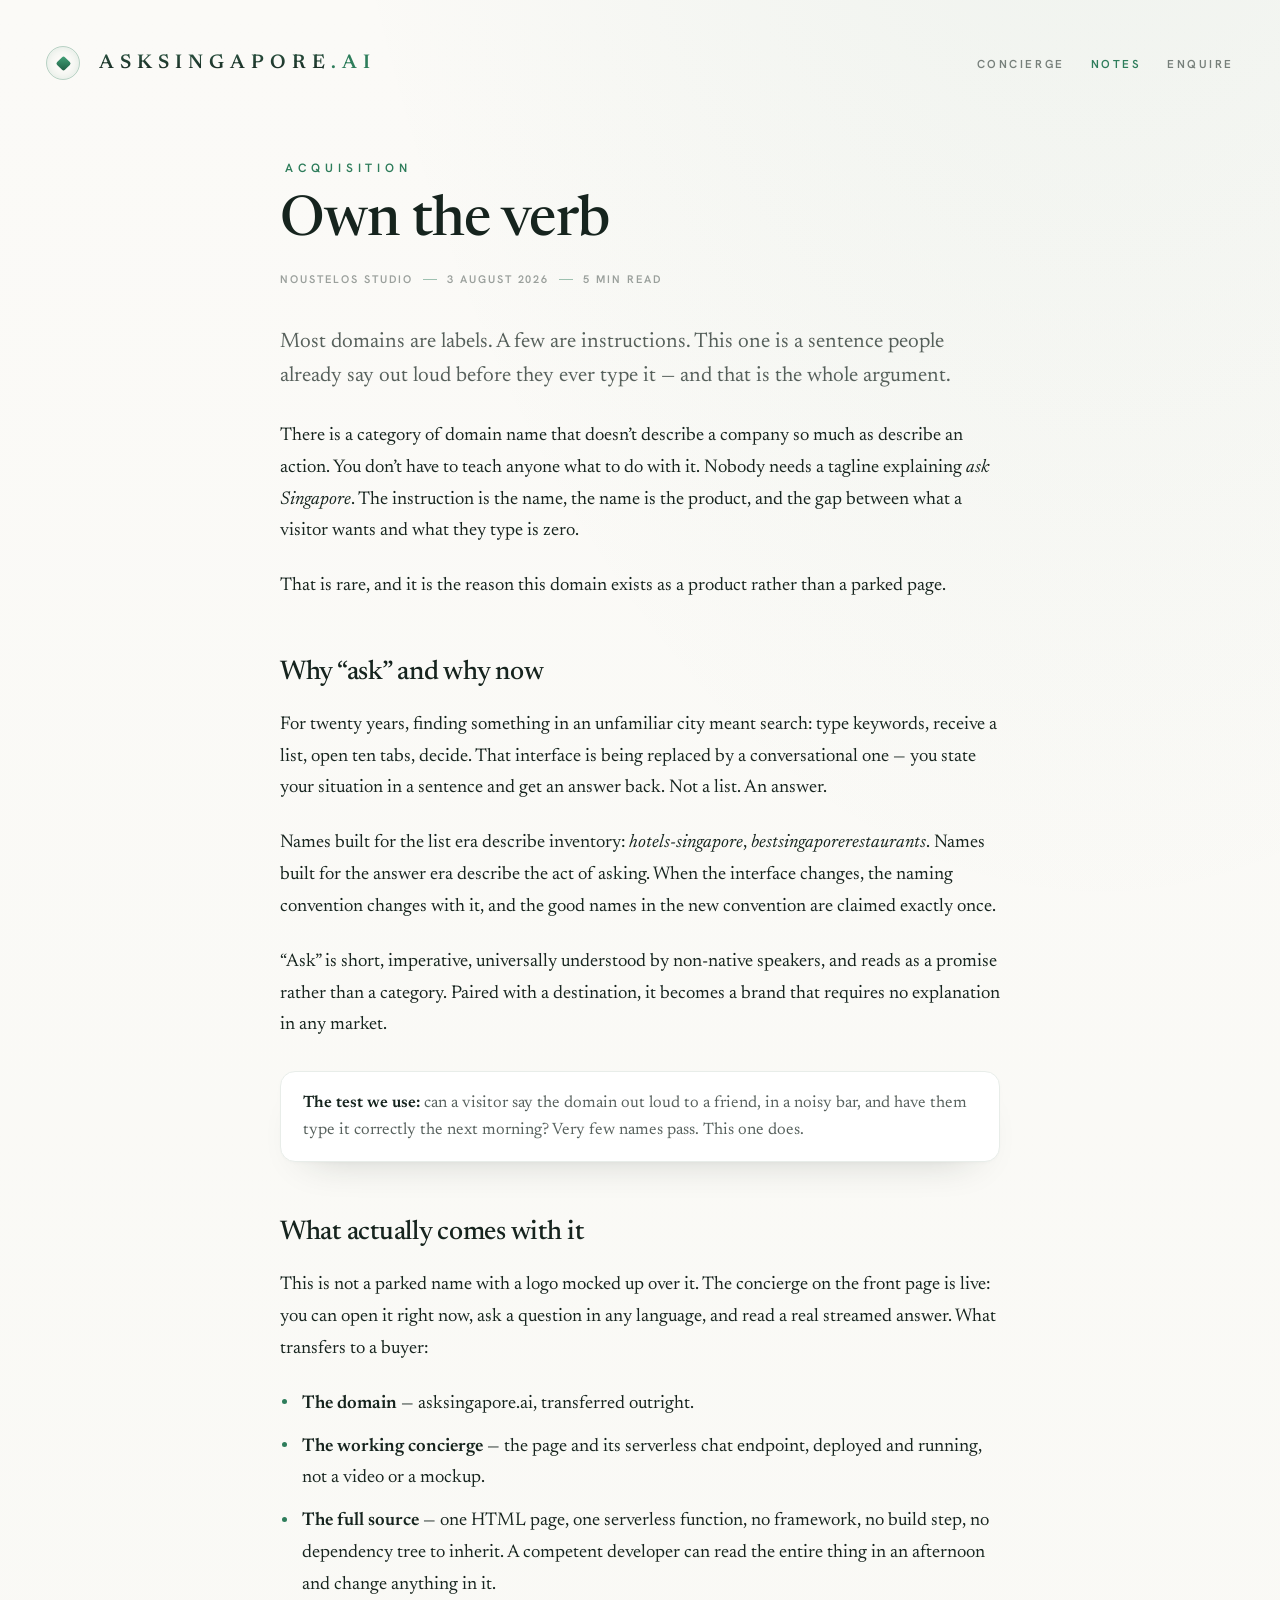
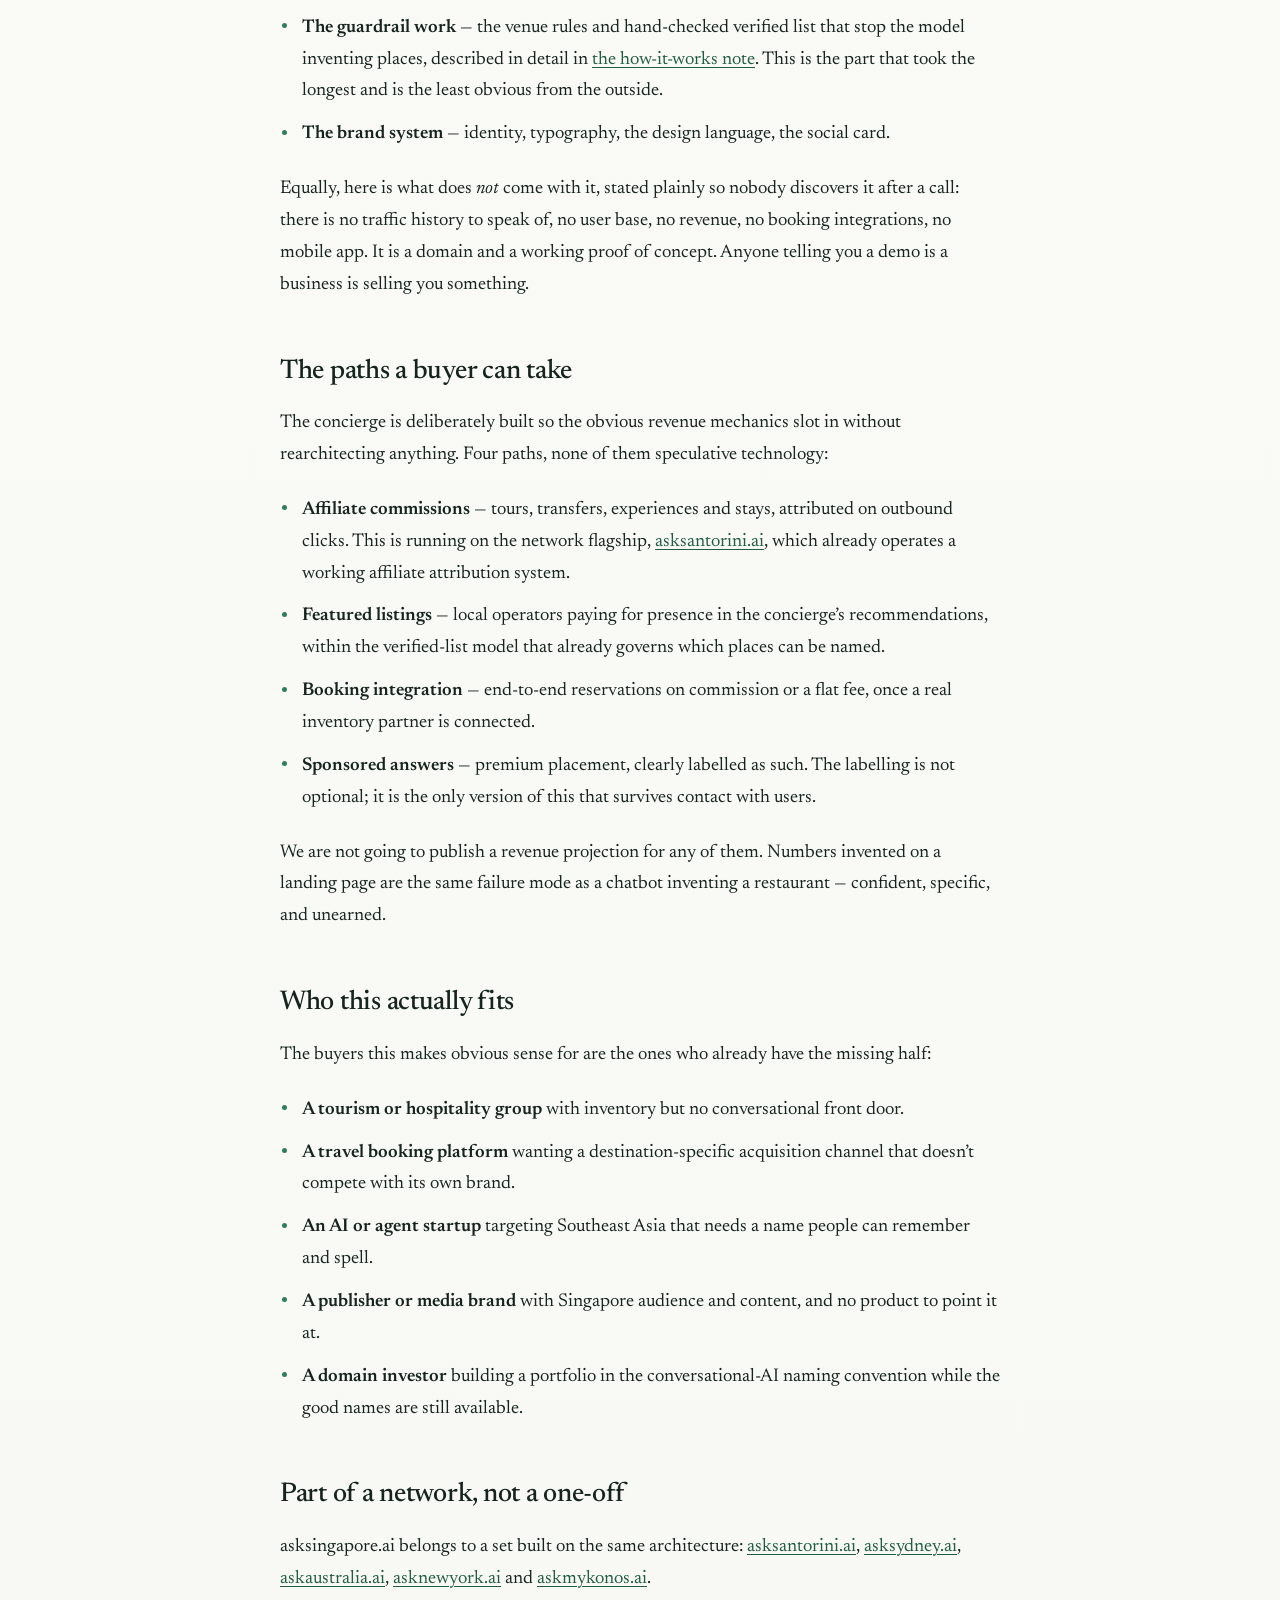
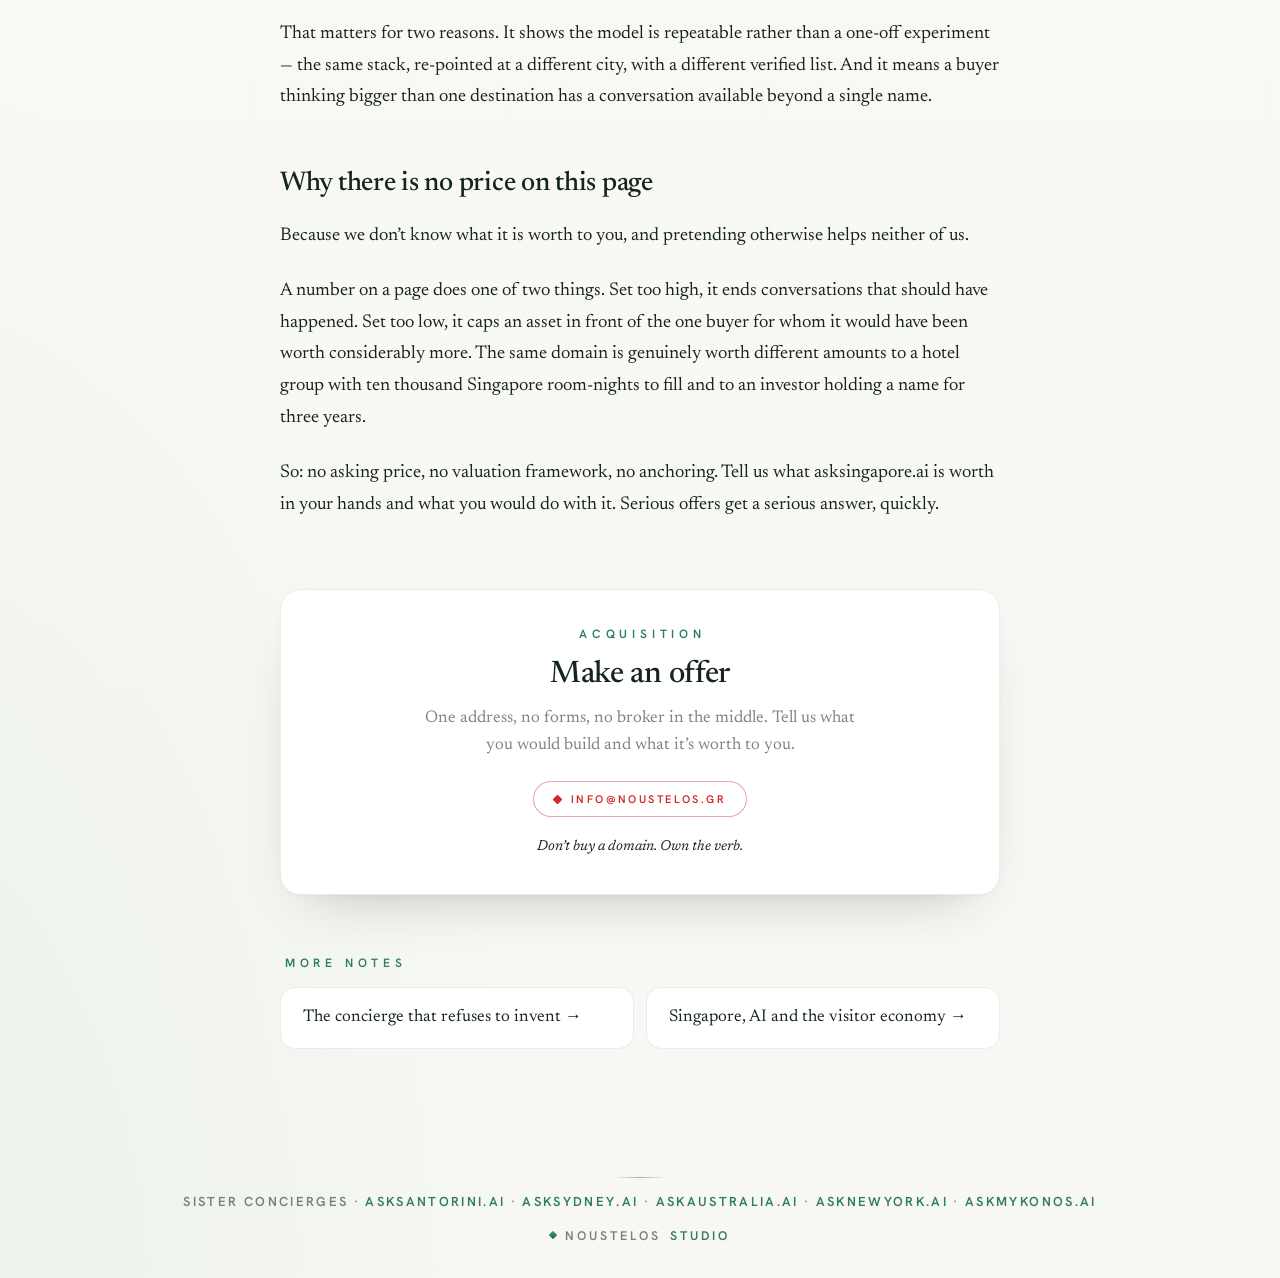
<file: blog/own-the-verb.html>
<!DOCTYPE html>
<html lang="en">
<head>
  <meta charset="utf-8" />
  <meta name="viewport" content="width=device-width, initial-scale=1" />
  <title>Own the Verb — What a Category Domain Like asksingapore.ai Is Actually For | ASKSINGAPORE.AI</title>
  <meta name="description" content="asksingapore.ai is not a label, it is an instruction visitors already say out loud. What comes with the domain, the monetisation paths open to a buyer, and why there is no asking price." />

  <link rel="canonical" href="https://asksingapore.ai/blog/own-the-verb.html" />
  <meta name="theme-color" content="#FBFAF7" />
  <meta property="og:type" content="article" />
  <meta property="og:url" content="https://asksingapore.ai/blog/own-the-verb.html" />
  <meta property="og:site_name" content="ASKSINGAPORE.AI" />
  <meta property="og:title" content="Own the Verb" />
  <meta property="og:description" content="Most domains are labels. A few are instructions. What comes with asksingapore.ai — and why we are not naming a price." />
  <meta property="og:image" content="https://asksingapore.ai/og-image.png" />
  <meta property="og:image:width" content="1200" />
  <meta property="og:image:height" content="630" />
  <meta name="twitter:card" content="summary_large_image" />
  <meta name="twitter:title" content="Own the Verb" />
  <meta name="twitter:description" content="Most domains are labels. A few are instructions. What comes with asksingapore.ai — and why we are not naming a price." />
  <meta name="twitter:image" content="https://asksingapore.ai/og-image.png" />

  <link rel="icon" href="data:image/svg+xml,%3Csvg xmlns='http://www.w3.org/2000/svg' viewBox='0 0 64 64'%3E%3Crect width='64' height='64' rx='14' fill='%232E7D5B'/%3E%3Crect x='21' y='21' width='22' height='22' rx='3' fill='%23FBFAF7' transform='rotate(45 32 32)'/%3E%3C/svg%3E" />

  <script type="application/ld+json">
  {
    "@context": "https://schema.org",
    "@type": "BlogPosting",
    "headline": "Own the Verb",
    "description": "What a category domain like asksingapore.ai is actually for, what comes with it, and why there is no asking price.",
    "datePublished": "2026-08-03",
    "dateModified": "2026-08-03",
    "inLanguage": "en",
    "mainEntityOfPage": "https://asksingapore.ai/blog/own-the-verb.html",
    "image": "https://asksingapore.ai/og-image.png",
    "author": { "@type": "Organization", "name": "Noustelos Studio", "url": "https://noustelos.gr/" },
    "publisher": { "@type": "Organization", "name": "Noustelos Studio", "url": "https://noustelos.gr/" }
  }
  </script>

  <link rel="preconnect" href="https://fonts.googleapis.com" />
  <link rel="preconnect" href="https://fonts.gstatic.com" crossorigin />
  <link href="https://fonts.googleapis.com/css2?family=Newsreader:ital,opsz,wght@0,6..72,400..700;1,6..72,400..700&family=Hanken+Grotesk:wght@200;300;400;500;600&display=swap" rel="stylesheet" />
  <link rel="stylesheet" href="blog.css" />
</head>
<body>

<div class="wrap">

  <header class="topbar">
    <a class="brand" href="/">
      <span class="mark" aria-hidden="true"><span class="diamond"></span></span>
      <div class="wordmark"><span class="name">ASKSINGAPORE</span><span class="tld">.AI</span></div>
    </a>
    <nav class="nav">
      <a href="/">Concierge</a>
      <a href="/blog/" class="is-here">Notes</a>
      <a href="mailto:info@noustelos.gr?subject=Acquisition%20enquiry%20%E2%80%94%20asksingapore.ai">Enquire</a>
    </nav>
  </header>

  <article class="article">

    <div class="article-head">
      <div class="kicker">Acquisition</div>
      <h1>Own the verb</h1>
      <div class="article-meta">
        <span>Noustelos Studio</span>
        <span class="hair" aria-hidden="true"></span>
        <time datetime="2026-08-03">3 August 2026</time>
        <span class="hair" aria-hidden="true"></span>
        <span>5 min read</span>
      </div>
    </div>

    <div class="prose">

      <p class="standfirst">Most domains are labels. A few are instructions. This one is a sentence people already say out loud before they ever type it — and that is the whole argument.</p>

      <p>There is a category of domain name that doesn&rsquo;t describe a company so much as describe an action. You don&rsquo;t have to teach anyone what to do with it. Nobody needs a tagline explaining <em>ask Singapore</em>. The instruction is the name, the name is the product, and the gap between what a visitor wants and what they type is zero.</p>

      <p>That is rare, and it is the reason this domain exists as a product rather than a parked page.</p>

      <h2>Why &ldquo;ask&rdquo; and why now</h2>

      <p>For twenty years, finding something in an unfamiliar city meant search: type keywords, receive a list, open ten tabs, decide. That interface is being replaced by a conversational one — you state your situation in a sentence and get an answer back. Not a list. An answer.</p>

      <p>Names built for the list era describe inventory: <em>hotels-singapore</em>, <em>bestsingaporerestaurants</em>. Names built for the answer era describe the act of asking. When the interface changes, the naming convention changes with it, and the good names in the new convention are claimed exactly once.</p>

      <p>&ldquo;Ask&rdquo; is short, imperative, universally understood by non-native speakers, and reads as a promise rather than a category. Paired with a destination, it becomes a brand that requires no explanation in any market.</p>

      <div class="note"><strong>The test we use:</strong> can a visitor say the domain out loud to a friend, in a noisy bar, and have them type it correctly the next morning? Very few names pass. This one does.</div>

      <h2>What actually comes with it</h2>

      <p>This is not a parked name with a logo mocked up over it. The concierge on the front page is live: you can open it right now, ask a question in any language, and read a real streamed answer. What transfers to a buyer:</p>

      <ul>
        <li><strong>The domain</strong> — asksingapore.ai, transferred outright.</li>
        <li><strong>The working concierge</strong> — the page and its serverless chat endpoint, deployed and running, not a video or a mockup.</li>
        <li><strong>The full source</strong> — one HTML page, one serverless function, no framework, no build step, no dependency tree to inherit. A competent developer can read the entire thing in an afternoon and change anything in it.</li>
        <li><strong>The guardrail work</strong> — the venue rules and hand-checked verified list that stop the model inventing places, described in detail in <a href="ai-concierge-that-refuses-to-invent.html">the how-it-works note</a>. This is the part that took the longest and is the least obvious from the outside.</li>
        <li><strong>The brand system</strong> — identity, typography, the design language, the social card.</li>
      </ul>

      <p>Equally, here is what does <em>not</em> come with it, stated plainly so nobody discovers it after a call: there is no traffic history to speak of, no user base, no revenue, no booking integrations, no mobile app. It is a domain and a working proof of concept. Anyone telling you a demo is a business is selling you something.</p>

      <h2>The paths a buyer can take</h2>

      <p>The concierge is deliberately built so the obvious revenue mechanics slot in without rearchitecting anything. Four paths, none of them speculative technology:</p>

      <ul>
        <li><strong>Affiliate commissions</strong> — tours, transfers, experiences and stays, attributed on outbound clicks. This is running on the network flagship, <a href="https://asksantorini.ai" target="_blank" rel="noopener">asksantorini.ai</a>, which already operates a working affiliate attribution system.</li>
        <li><strong>Featured listings</strong> — local operators paying for presence in the concierge&rsquo;s recommendations, within the verified-list model that already governs which places can be named.</li>
        <li><strong>Booking integration</strong> — end-to-end reservations on commission or a flat fee, once a real inventory partner is connected.</li>
        <li><strong>Sponsored answers</strong> — premium placement, clearly labelled as such. The labelling is not optional; it is the only version of this that survives contact with users.</li>
      </ul>

      <p>We are not going to publish a revenue projection for any of them. Numbers invented on a landing page are the same failure mode as a chatbot inventing a restaurant — confident, specific, and unearned.</p>

      <h2>Who this actually fits</h2>

      <p>The buyers this makes obvious sense for are the ones who already have the missing half:</p>

      <ul>
        <li><strong>A tourism or hospitality group</strong> with inventory but no conversational front door.</li>
        <li><strong>A travel booking platform</strong> wanting a destination-specific acquisition channel that doesn&rsquo;t compete with its own brand.</li>
        <li><strong>An AI or agent startup</strong> targeting Southeast Asia that needs a name people can remember and spell.</li>
        <li><strong>A publisher or media brand</strong> with Singapore audience and content, and no product to point it at.</li>
        <li><strong>A domain investor</strong> building a portfolio in the conversational-AI naming convention while the good names are still available.</li>
      </ul>

      <h2>Part of a network, not a one-off</h2>

      <p>asksingapore.ai belongs to a set built on the same architecture: <a href="https://asksantorini.ai" target="_blank" rel="noopener">asksantorini.ai</a>, <a href="https://asksydney.ai" target="_blank" rel="noopener">asksydney.ai</a>, <a href="https://askaustralia.ai" target="_blank" rel="noopener">askaustralia.ai</a>, <a href="https://asknewyork.ai" target="_blank" rel="noopener">asknewyork.ai</a> and <a href="https://askmykonos.ai" target="_blank" rel="noopener">askmykonos.ai</a>.</p>

      <p>That matters for two reasons. It shows the model is repeatable rather than a one-off experiment — the same stack, re-pointed at a different city, with a different verified list. And it means a buyer thinking bigger than one destination has a conversation available beyond a single name.</p>

      <h2>Why there is no price on this page</h2>

      <p>Because we don&rsquo;t know what it is worth to you, and pretending otherwise helps neither of us.</p>

      <p>A number on a page does one of two things. Set too high, it ends conversations that should have happened. Set too low, it caps an asset in front of the one buyer for whom it would have been worth considerably more. The same domain is genuinely worth different amounts to a hotel group with ten thousand Singapore room-nights to fill and to an investor holding a name for three years.</p>

      <p>So: no asking price, no valuation framework, no anchoring. Tell us what asksingapore.ai is worth in your hands and what you would do with it. Serious offers get a serious answer, quickly.</p>

    </div>

    <section class="offer">
      <div class="kicker">Acquisition</div>
      <h2>Make an offer</h2>
      <p>One address, no forms, no broker in the middle. Tell us what you would build and what it&rsquo;s worth to you.</p>
      <a class="acquire" href="mailto:info@noustelos.gr?subject=Acquisition%20enquiry%20%E2%80%94%20asksingapore.ai">
        <span class="diamond" aria-hidden="true"></span>
        info@noustelos.gr
      </a>
      <p class="slogan">Don&rsquo;t buy a domain. Own the verb.</p>
    </section>

    <section class="more">
      <span class="kicker">More notes</span>
      <div class="more-list">
        <a href="ai-concierge-that-refuses-to-invent.html">The concierge that refuses to invent &rarr;</a>
        <a href="singapore-ai-tourism.html">Singapore, AI and the visitor economy &rarr;</a>
      </div>
    </section>

  </article>

  <footer class="foot">
    <span class="hairline" aria-hidden="true"></span>
    <p class="foot-text">Sister concierges · <a href="https://asksantorini.ai" target="_blank" rel="noopener">asksantorini.ai</a> · <a href="https://asksydney.ai" target="_blank" rel="noopener">asksydney.ai</a> · <a href="https://askaustralia.ai" target="_blank" rel="noopener">askaustralia.ai</a> · <a href="https://asknewyork.ai" target="_blank" rel="noopener">asknewyork.ai</a> · <a href="https://askmykonos.ai" target="_blank" rel="noopener">askmykonos.ai</a></p>
    <a class="studio-mark" href="https://noustelos.gr/#domains" target="_blank" rel="noopener">
      <span class="diamond" aria-hidden="true"></span>
      Noustelos <span class="studio">Studio</span>
    </a>
  </footer>

</div>

</body>
</html>
</file>
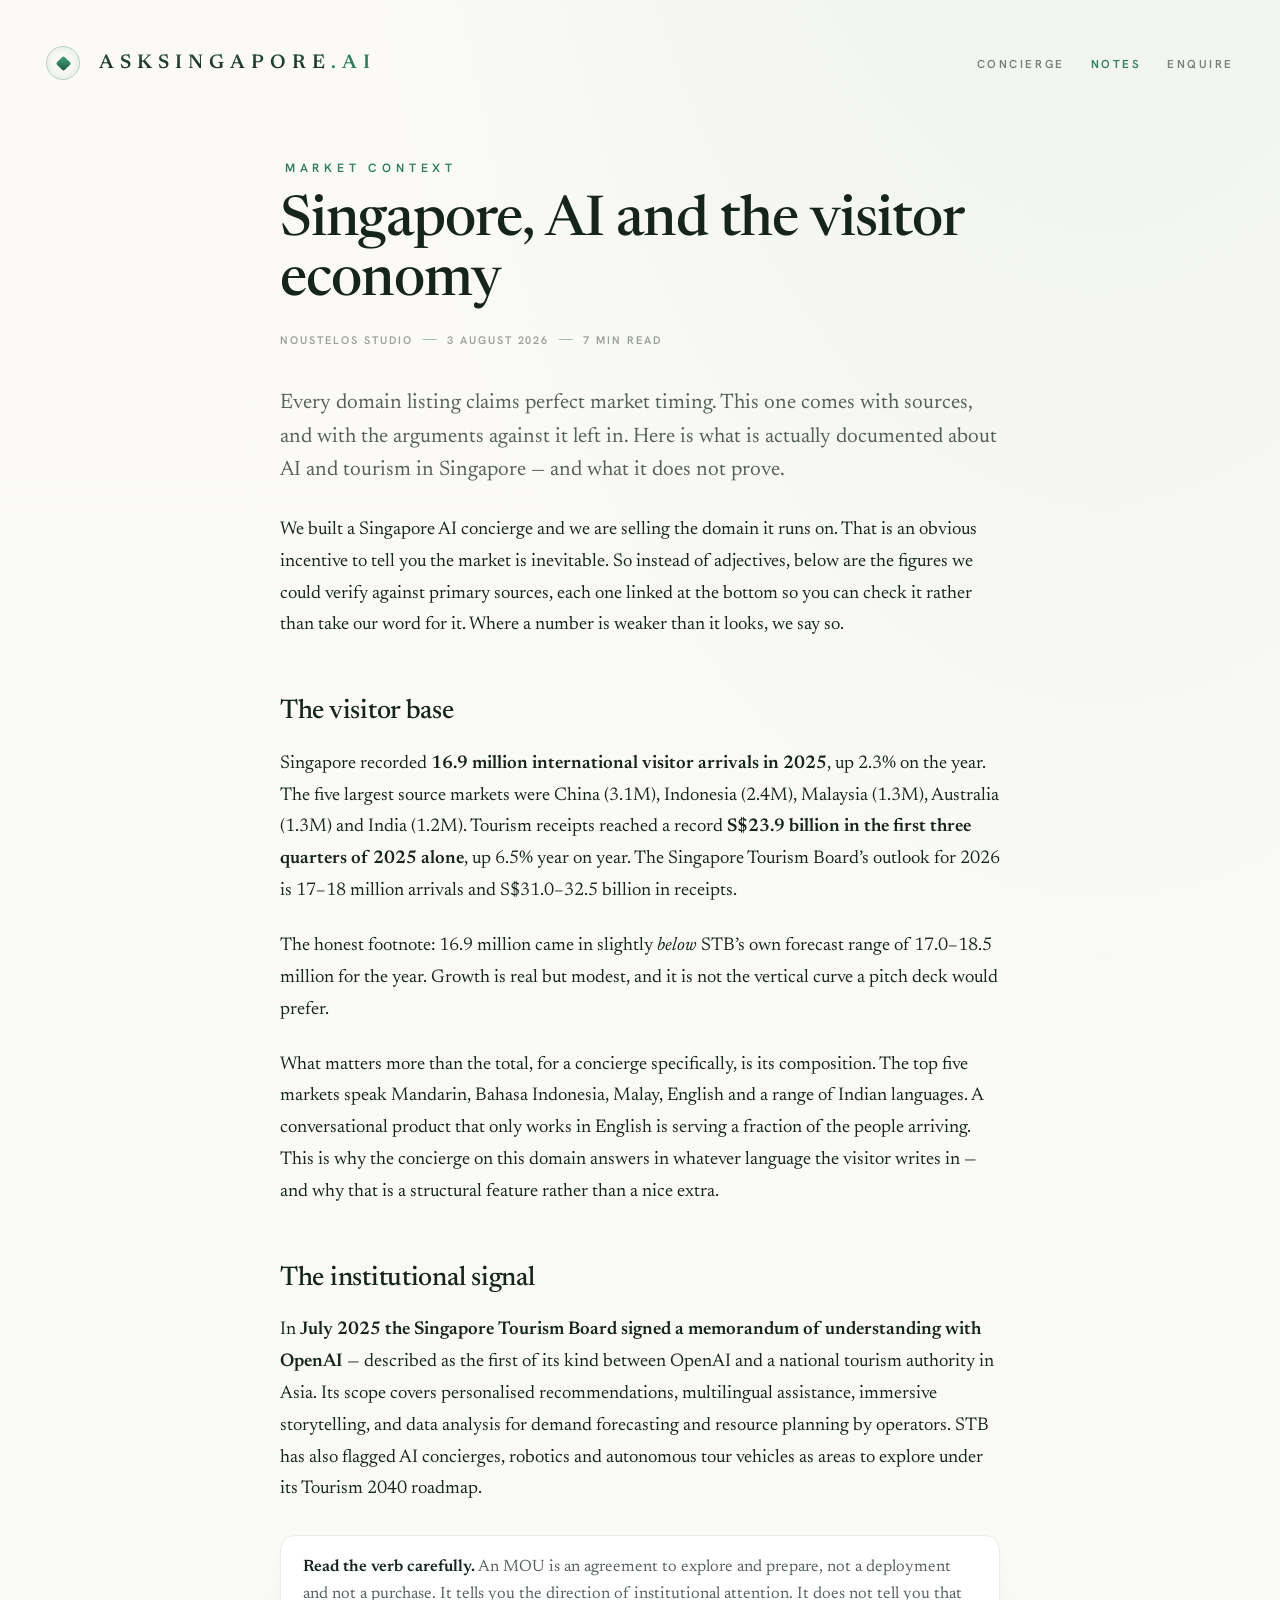
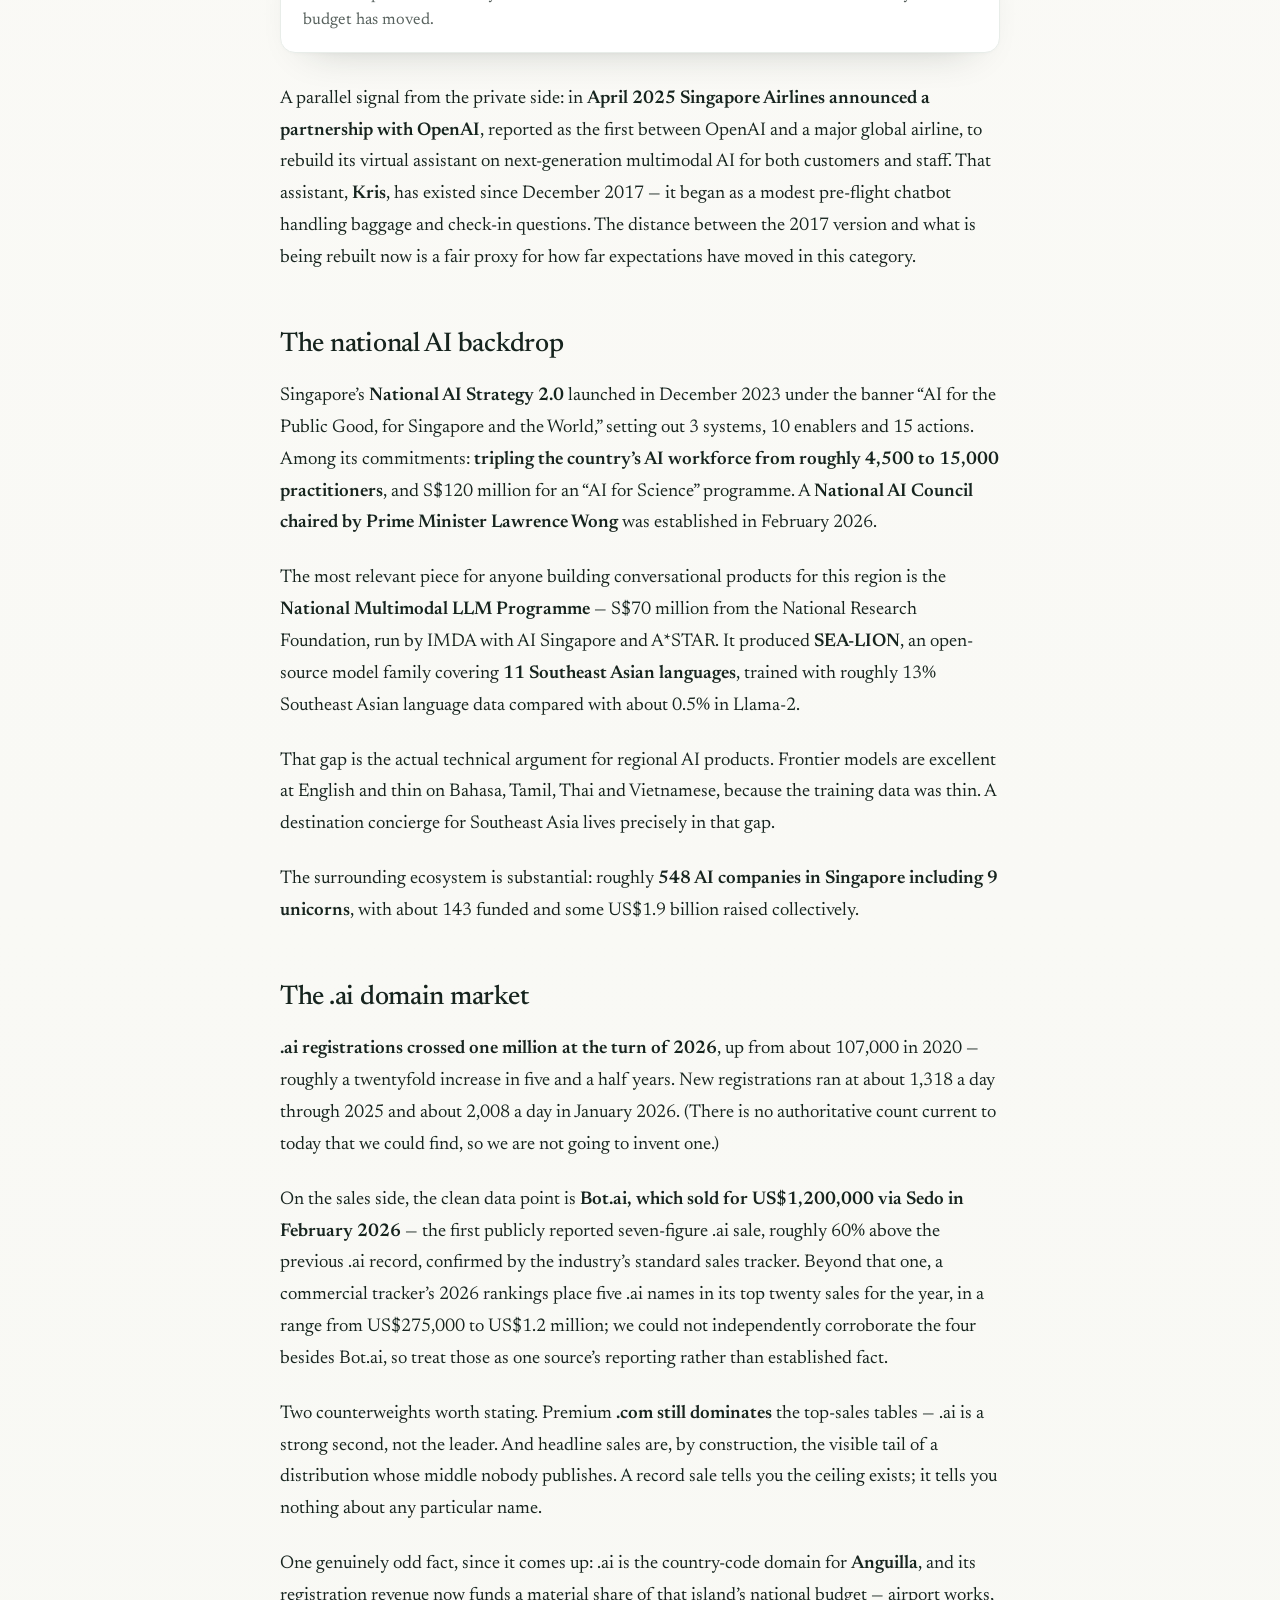
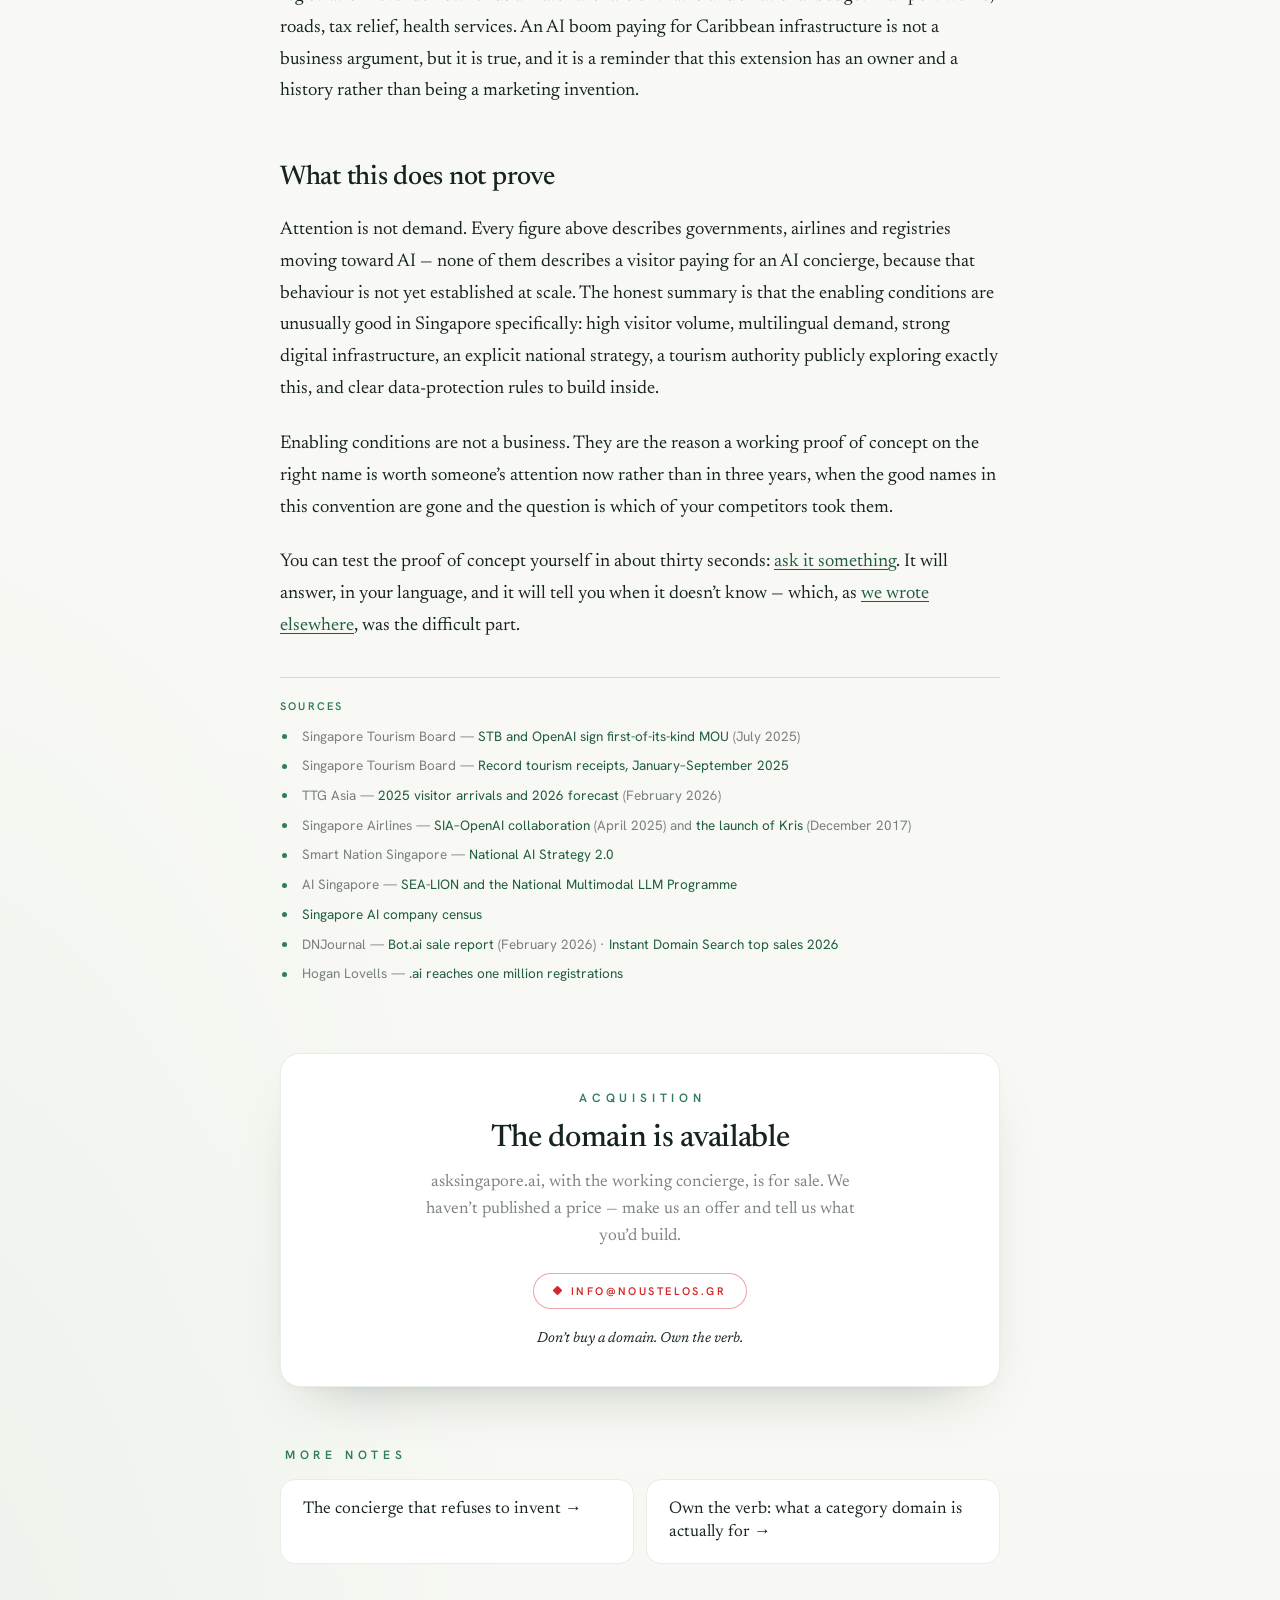
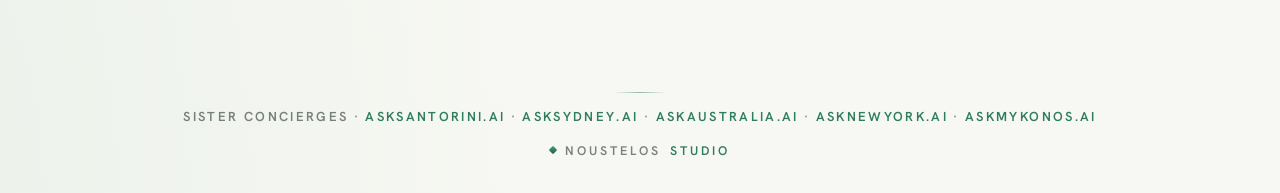
<file: blog/singapore-ai-tourism.html>
<!DOCTYPE html>
<html lang="en">
<head>
  <meta charset="utf-8" />
  <meta name="viewport" content="width=device-width, initial-scale=1" />
  <title>Singapore, AI and the Visitor Economy — What the Numbers Actually Say | ASKSINGAPORE.AI</title>
  <meta name="description" content="16.9 million visitors, an STB–OpenAI memorandum, a national AI strategy and a .ai domain market that just crossed a million registrations. The sourced case for a Singapore AI concierge — and its honest limits." />

  <link rel="canonical" href="https://asksingapore.ai/blog/singapore-ai-tourism.html" />
  <meta name="theme-color" content="#FBFAF7" />
  <meta property="og:type" content="article" />
  <meta property="og:url" content="https://asksingapore.ai/blog/singapore-ai-tourism.html" />
  <meta property="og:site_name" content="ASKSINGAPORE.AI" />
  <meta property="og:title" content="Singapore, AI and the Visitor Economy" />
  <meta property="og:description" content="What the numbers actually say about AI in Singapore tourism — sourced, with the counter-arguments left in." />
  <meta property="og:image" content="https://asksingapore.ai/og-image.png" />
  <meta property="og:image:width" content="1200" />
  <meta property="og:image:height" content="630" />
  <meta name="twitter:card" content="summary_large_image" />
  <meta name="twitter:title" content="Singapore, AI and the Visitor Economy" />
  <meta name="twitter:description" content="What the numbers actually say about AI in Singapore tourism — sourced, with the counter-arguments left in." />
  <meta name="twitter:image" content="https://asksingapore.ai/og-image.png" />

  <link rel="icon" href="data:image/svg+xml,%3Csvg xmlns='http://www.w3.org/2000/svg' viewBox='0 0 64 64'%3E%3Crect width='64' height='64' rx='14' fill='%232E7D5B'/%3E%3Crect x='21' y='21' width='22' height='22' rx='3' fill='%23FBFAF7' transform='rotate(45 32 32)'/%3E%3C/svg%3E" />

  <script type="application/ld+json">
  {
    "@context": "https://schema.org",
    "@type": "BlogPosting",
    "headline": "Singapore, AI and the Visitor Economy",
    "description": "A sourced look at Singapore's visitor numbers, its national AI strategy, the STB–OpenAI memorandum and the .ai domain market — including the counter-arguments.",
    "datePublished": "2026-08-03",
    "dateModified": "2026-08-03",
    "inLanguage": "en",
    "mainEntityOfPage": "https://asksingapore.ai/blog/singapore-ai-tourism.html",
    "image": "https://asksingapore.ai/og-image.png",
    "author": { "@type": "Organization", "name": "Noustelos Studio", "url": "https://noustelos.gr/" },
    "publisher": { "@type": "Organization", "name": "Noustelos Studio", "url": "https://noustelos.gr/" }
  }
  </script>

  <link rel="preconnect" href="https://fonts.googleapis.com" />
  <link rel="preconnect" href="https://fonts.gstatic.com" crossorigin />
  <link href="https://fonts.googleapis.com/css2?family=Newsreader:ital,opsz,wght@0,6..72,400..700;1,6..72,400..700&family=Hanken+Grotesk:wght@200;300;400;500;600&display=swap" rel="stylesheet" />
  <link rel="stylesheet" href="blog.css" />
</head>
<body>

<div class="wrap">

  <header class="topbar">
    <a class="brand" href="/">
      <span class="mark" aria-hidden="true"><span class="diamond"></span></span>
      <div class="wordmark"><span class="name">ASKSINGAPORE</span><span class="tld">.AI</span></div>
    </a>
    <nav class="nav">
      <a href="/">Concierge</a>
      <a href="/blog/" class="is-here">Notes</a>
      <a href="mailto:info@noustelos.gr?subject=Acquisition%20enquiry%20%E2%80%94%20asksingapore.ai">Enquire</a>
    </nav>
  </header>

  <article class="article">

    <div class="article-head">
      <div class="kicker">Market context</div>
      <h1>Singapore, AI and the visitor economy</h1>
      <div class="article-meta">
        <span>Noustelos Studio</span>
        <span class="hair" aria-hidden="true"></span>
        <time datetime="2026-08-03">3 August 2026</time>
        <span class="hair" aria-hidden="true"></span>
        <span>7 min read</span>
      </div>
    </div>

    <div class="prose">

      <p class="standfirst">Every domain listing claims perfect market timing. This one comes with sources, and with the arguments against it left in. Here is what is actually documented about AI and tourism in Singapore — and what it does not prove.</p>

      <p>We built a Singapore AI concierge and we are selling the domain it runs on. That is an obvious incentive to tell you the market is inevitable. So instead of adjectives, below are the figures we could verify against primary sources, each one linked at the bottom so you can check it rather than take our word for it. Where a number is weaker than it looks, we say so.</p>

      <h2>The visitor base</h2>

      <p>Singapore recorded <strong>16.9 million international visitor arrivals in 2025</strong>, up 2.3% on the year. The five largest source markets were China (3.1M), Indonesia (2.4M), Malaysia (1.3M), Australia (1.3M) and India (1.2M). Tourism receipts reached a record <strong>S$23.9 billion in the first three quarters of 2025 alone</strong>, up 6.5% year on year. The Singapore Tourism Board&rsquo;s outlook for 2026 is 17–18 million arrivals and S$31.0–32.5 billion in receipts.</p>

      <p>The honest footnote: 16.9 million came in slightly <em>below</em> STB&rsquo;s own forecast range of 17.0–18.5 million for the year. Growth is real but modest, and it is not the vertical curve a pitch deck would prefer.</p>

      <p>What matters more than the total, for a concierge specifically, is its composition. The top five markets speak Mandarin, Bahasa Indonesia, Malay, English and a range of Indian languages. A conversational product that only works in English is serving a fraction of the people arriving. This is why the concierge on this domain answers in whatever language the visitor writes in — and why that is a structural feature rather than a nice extra.</p>

      <h2>The institutional signal</h2>

      <p>In <strong>July 2025 the Singapore Tourism Board signed a memorandum of understanding with OpenAI</strong> — described as the first of its kind between OpenAI and a national tourism authority in Asia. Its scope covers personalised recommendations, multilingual assistance, immersive storytelling, and data analysis for demand forecasting and resource planning by operators. STB has also flagged AI concierges, robotics and autonomous tour vehicles as areas to explore under its Tourism 2040 roadmap.</p>

      <div class="note"><strong>Read the verb carefully.</strong> An MOU is an agreement to explore and prepare, not a deployment and not a purchase. It tells you the direction of institutional attention. It does not tell you that budget has moved.</div>

      <p>A parallel signal from the private side: in <strong>April 2025 Singapore Airlines announced a partnership with OpenAI</strong>, reported as the first between OpenAI and a major global airline, to rebuild its virtual assistant on next-generation multimodal AI for both customers and staff. That assistant, <strong>Kris</strong>, has existed since December 2017 — it began as a modest pre-flight chatbot handling baggage and check-in questions. The distance between the 2017 version and what is being rebuilt now is a fair proxy for how far expectations have moved in this category.</p>

      <h2>The national AI backdrop</h2>

      <p>Singapore&rsquo;s <strong>National AI Strategy 2.0</strong> launched in December 2023 under the banner &ldquo;AI for the Public Good, for Singapore and the World,&rdquo; setting out 3 systems, 10 enablers and 15 actions. Among its commitments: <strong>tripling the country&rsquo;s AI workforce from roughly 4,500 to 15,000 practitioners</strong>, and S$120 million for an &ldquo;AI for Science&rdquo; programme. A <strong>National AI Council chaired by Prime Minister Lawrence Wong</strong> was established in February 2026.</p>

      <p>The most relevant piece for anyone building conversational products for this region is the <strong>National Multimodal LLM Programme</strong> — S$70 million from the National Research Foundation, run by IMDA with AI Singapore and A*STAR. It produced <strong>SEA-LION</strong>, an open-source model family covering <strong>11 Southeast Asian languages</strong>, trained with roughly 13% Southeast Asian language data compared with about 0.5% in Llama-2.</p>

      <p>That gap is the actual technical argument for regional AI products. Frontier models are excellent at English and thin on Bahasa, Tamil, Thai and Vietnamese, because the training data was thin. A destination concierge for Southeast Asia lives precisely in that gap.</p>

      <p>The surrounding ecosystem is substantial: roughly <strong>548 AI companies in Singapore including 9 unicorns</strong>, with about 143 funded and some US$1.9 billion raised collectively.</p>

      <h2>The .ai domain market</h2>

      <p><strong>.ai registrations crossed one million at the turn of 2026</strong>, up from about 107,000 in 2020 — roughly a twentyfold increase in five and a half years. New registrations ran at about 1,318 a day through 2025 and about 2,008 a day in January 2026. (There is no authoritative count current to today that we could find, so we are not going to invent one.)</p>

      <p>On the sales side, the clean data point is <strong>Bot.ai, which sold for US$1,200,000 via Sedo in February 2026</strong> — the first publicly reported seven-figure .ai sale, roughly 60% above the previous .ai record, confirmed by the industry&rsquo;s standard sales tracker. Beyond that one, a commercial tracker&rsquo;s 2026 rankings place five .ai names in its top twenty sales for the year, in a range from US$275,000 to US$1.2 million; we could not independently corroborate the four besides Bot.ai, so treat those as one source&rsquo;s reporting rather than established fact.</p>

      <p>Two counterweights worth stating. Premium <strong>.com still dominates</strong> the top-sales tables — .ai is a strong second, not the leader. And headline sales are, by construction, the visible tail of a distribution whose middle nobody publishes. A record sale tells you the ceiling exists; it tells you nothing about any particular name.</p>

      <p>One genuinely odd fact, since it comes up: .ai is the country-code domain for <strong>Anguilla</strong>, and its registration revenue now funds a material share of that island&rsquo;s national budget — airport works, roads, tax relief, health services. An AI boom paying for Caribbean infrastructure is not a business argument, but it is true, and it is a reminder that this extension has an owner and a history rather than being a marketing invention.</p>

      <h2>What this does not prove</h2>

      <p>Attention is not demand. Every figure above describes governments, airlines and registries moving toward AI — none of them describes a visitor paying for an AI concierge, because that behaviour is not yet established at scale. The honest summary is that the enabling conditions are unusually good in Singapore specifically: high visitor volume, multilingual demand, strong digital infrastructure, an explicit national strategy, a tourism authority publicly exploring exactly this, and clear data-protection rules to build inside.</p>

      <p>Enabling conditions are not a business. They are the reason a working proof of concept on the right name is worth someone&rsquo;s attention now rather than in three years, when the good names in this convention are gone and the question is which of your competitors took them.</p>

      <p>You can test the proof of concept yourself in about thirty seconds: <a href="/">ask it something</a>. It will answer, in your language, and it will tell you when it doesn&rsquo;t know — which, as <a href="ai-concierge-that-refuses-to-invent.html">we wrote elsewhere</a>, was the difficult part.</p>

      <section class="sources">
        <h2>Sources</h2>
        <ul>
          <li>Singapore Tourism Board — <a href="https://www.stb.gov.sg/about-stb/media-publications/media-centre/stb-and-openai-sign-first-of-its-kind-mou-to-prepare-tourism-sector-for-ai-driven-future/" target="_blank" rel="noopener">STB and OpenAI sign first-of-its-kind MOU</a> (July 2025)</li>
          <li>Singapore Tourism Board — <a href="https://www.stb.gov.sg/about-stb/media-publications/media-centre/record-singapore-tourism-receipts-from-january-to-september-2025/" target="_blank" rel="noopener">Record tourism receipts, January–September 2025</a></li>
          <li>TTG Asia — <a href="https://www.ttgasia.com/2026/02/03/visitor-arrivals-to-singapore-increase-as-tourism-receipts-grow/" target="_blank" rel="noopener">2025 visitor arrivals and 2026 forecast</a> (February 2026)</li>
          <li>Singapore Airlines — <a href="https://www.singaporeair.com/en_UK/vn/corporate/newsroom/press-release/2025/april-may/sia_openAI_collaboration/" target="_blank" rel="noopener">SIA–OpenAI collaboration</a> (April 2025) and <a href="https://www.singaporeair.com/en_UK/sg/corporate/newsroom/press-release/2017/October-December/ne2417-171212/" target="_blank" rel="noopener">the launch of Kris</a> (December 2017)</li>
          <li>Smart Nation Singapore — <a href="https://www.smartnation.gov.sg/initiatives/national-ai-strategy/" target="_blank" rel="noopener">National AI Strategy 2.0</a></li>
          <li>AI Singapore — <a href="https://sea-lion.ai/about/" target="_blank" rel="noopener">SEA-LION and the National Multimodal LLM Programme</a></li>
          <li><a href="https://sgai.md/startups/" target="_blank" rel="noopener">Singapore AI company census</a></li>
          <li>DNJournal — <a href="https://www.dnjournal.com/archive/lowdown/2026/posts/0224.htm" target="_blank" rel="noopener">Bot.ai sale report</a> (February 2026) · <a href="https://instantdomainsearch.com/learn/guides/top-domain-sales-2026" target="_blank" rel="noopener">Instant Domain Search top sales 2026</a></li>
          <li>Hogan Lovells — <a href="https://www.hoganlovells.com/en/publications/ai-reaches-the-1-million-mark" target="_blank" rel="noopener">.ai reaches one million registrations</a></li>
        </ul>
      </section>

    </div>

    <section class="offer">
      <div class="kicker">Acquisition</div>
      <h2>The domain is available</h2>
      <p>asksingapore.ai, with the working concierge, is for sale. We haven&rsquo;t published a price — make us an offer and tell us what you&rsquo;d build.</p>
      <a class="acquire" href="mailto:info@noustelos.gr?subject=Acquisition%20enquiry%20%E2%80%94%20asksingapore.ai">
        <span class="diamond" aria-hidden="true"></span>
        info@noustelos.gr
      </a>
      <p class="slogan">Don&rsquo;t buy a domain. Own the verb.</p>
    </section>

    <section class="more">
      <span class="kicker">More notes</span>
      <div class="more-list">
        <a href="ai-concierge-that-refuses-to-invent.html">The concierge that refuses to invent &rarr;</a>
        <a href="own-the-verb.html">Own the verb: what a category domain is actually for &rarr;</a>
      </div>
    </section>

  </article>

  <footer class="foot">
    <span class="hairline" aria-hidden="true"></span>
    <p class="foot-text">Sister concierges · <a href="https://asksantorini.ai" target="_blank" rel="noopener">asksantorini.ai</a> · <a href="https://asksydney.ai" target="_blank" rel="noopener">asksydney.ai</a> · <a href="https://askaustralia.ai" target="_blank" rel="noopener">askaustralia.ai</a> · <a href="https://asknewyork.ai" target="_blank" rel="noopener">asknewyork.ai</a> · <a href="https://askmykonos.ai" target="_blank" rel="noopener">askmykonos.ai</a></p>
    <a class="studio-mark" href="https://noustelos.gr/#domains" target="_blank" rel="noopener">
      <span class="diamond" aria-hidden="true"></span>
      Noustelos <span class="studio">Studio</span>
    </a>
  </footer>

</div>

</body>
</html>
</file>
<file: blog/blog.css>
/* ============================================================
   Blog — 'Garden City Precision', long-form variant.

   Same tokens as index.html (kept in sync by hand: change a colour
   there, change it here). The one departure: body copy is set in
   Newsreader rather than the UI grotesque, because these pages are
   read rather than scanned. No build step, no dependencies —
   one stylesheet shared by the index and the articles.
   ============================================================ */
:root {
  --paper: #FBFAF7;
  --ink: #16241E;
  --jade: #2E7D5B;
  --jade-deep: #1F5C42;
  --vermilion: #D62828;
  --mist: #E8EDE9;

  --ink-70: rgba(22,36,30,0.72);
  --ink-55: rgba(22,36,30,0.56);
  --ink-40: rgba(22,36,30,0.42);
  --ink-line: rgba(22,36,30,0.14);
  --jade-line: rgba(46,125,91,0.32);
  --jade-tint: rgba(46,125,91,0.10);

  --page-bg:
    radial-gradient(110% 60% at 86% -14%, rgba(46,125,91,0.08), transparent 58%),
    radial-gradient(90% 50% at -8% 100%, rgba(46,125,91,0.06), transparent 55%),
    linear-gradient(180deg, #FBFAF7 0%, #F7F8F3 100%);

  --diamond-grad: linear-gradient(135deg, #43A47A, #1F5C42);
  --wordmark-grad: linear-gradient(180deg, #2A5240, #16241E);

  --font-display: "Newsreader", Georgia, serif;
  --font-ui: "Hanken Grotesk", system-ui, -apple-system, sans-serif;
}

* { box-sizing: border-box; }
html { -webkit-text-size-adjust: 100%; }
body {
  margin: 0;
  padding: clamp(22px, 4vw, 46px) clamp(20px, 5vw, 46px) 0;
  min-height: 100vh;
  background: var(--page-bg);
  color: var(--ink);
  font-family: var(--font-ui);
}
::selection { background: rgba(46,125,91,0.20); }

:focus-visible { outline: 2px solid var(--jade); outline-offset: 2px; }

@keyframes scRise {
  from { opacity: 0; transform: translateY(14px); }
  to   { opacity: 1; transform: translateY(0); }
}
@keyframes scMarkShimmer {
  0%, 100% { box-shadow: inset 0 0 10px rgba(46,125,91,0.14); }
  50%      { box-shadow: inset 0 0 14px rgba(46,125,91,0.28), 0 0 12px 1px rgba(46,125,91,0.18); }
}
@keyframes scDiamondPulse {
  0%, 100% { transform: rotate(45deg) scale(1);    filter: brightness(1); }
  50%      { transform: rotate(45deg) scale(1.12); filter: brightness(1.15); }
}

.wrap { max-width: 1340px; margin: 0 auto; }

/* ---- top bar: brand returns to the concierge ---- */
.topbar {
  display: flex; align-items: center; justify-content: space-between;
  gap: 18px; flex-wrap: wrap;
  animation: scRise .6s cubic-bezier(.2,.7,.2,1) both;
}
.brand { display: flex; align-items: center; gap: 13px; text-decoration: none; }
.mark {
  width: 34px; height: 34px; border-radius: 50%;
  border: 1px solid var(--jade-line);
  display: flex; align-items: center; justify-content: center;
  box-shadow: inset 0 0 10px rgba(46,125,91,0.14);
  animation: scMarkShimmer 4.5s ease-in-out infinite;
  flex: 0 0 auto;
}
.diamond { transform: rotate(45deg); border-radius: 2px; background: var(--diamond-grad); }
.mark .diamond { width: 11px; height: 11px; animation: scDiamondPulse 4.5s ease-in-out infinite; }
.wordmark {
  font-family: var(--font-display); font-weight: 600;
  font-size: 20px; letter-spacing: 0.3em; padding-left: 0.3em;
}
.wordmark .name {
  background: var(--wordmark-grad);
  -webkit-background-clip: text; background-clip: text; color: transparent;
}
.wordmark .tld { color: var(--jade); }

.nav { display: flex; align-items: center; gap: clamp(14px, 2.5vw, 26px); }
.nav a {
  font-size: 11.5px; font-weight: 600; letter-spacing: 0.22em; text-transform: uppercase;
  color: var(--ink-55); text-decoration: none;
  transition: color .18s ease;
}
.nav a:hover { color: var(--jade-deep); }
.nav a.is-here { color: var(--jade); }

/* ---- shared page head ---- */
.kicker {
  font-size: 12px; font-weight: 600; letter-spacing: 0.4em; text-transform: uppercase;
  color: var(--jade); padding-left: 0.4em;
}
.page-head {
  max-width: 760px;
  margin: clamp(46px, 8vw, 92px) 0 clamp(34px, 5vw, 54px);
  animation: scRise .7s cubic-bezier(.2,.7,.2,1) .08s both;
}
.page-head h1 {
  margin: 16px 0 0;
  font-family: var(--font-display); font-weight: 500;
  font-size: clamp(40px, 6.4vw, 74px); line-height: 1.02; letter-spacing: -0.015em;
}
.page-head h1 .accent { color: var(--jade); }
.page-head .lede {
  margin: 20px 0 0; max-width: 620px;
  font-family: var(--font-display);
  font-size: clamp(17px, 2vw, 20px); line-height: 1.6; color: var(--ink-55);
}

/* ============================================================
   Index — the list of notes
   ============================================================ */
.posts {
  display: grid; grid-template-columns: repeat(auto-fit, minmax(300px, 1fr));
  gap: 16px; align-items: stretch;
  animation: scRise .7s cubic-bezier(.2,.7,.2,1) .18s both;
}
.post-card {
  display: flex; flex-direction: column; gap: 12px;
  padding: 26px 28px 24px; border-radius: 18px;
  border: 1px solid var(--mist); background: #fff;
  box-shadow: 0 20px 44px -30px rgba(22,36,30,0.30), 0 2px 8px -5px rgba(22,36,30,0.10);
  text-decoration: none; color: inherit;
  transition: transform .18s ease, border-color .18s ease, box-shadow .2s ease;
}
.post-card:hover {
  transform: translateY(-3px); border-color: var(--jade-line);
  box-shadow: 0 30px 56px -32px rgba(22,36,30,0.36), 0 2px 8px -5px rgba(22,36,30,0.10);
}
.post-card .label-row { display: flex; align-items: center; gap: 9px; }
.post-card .pip { width: 5px; height: 5px; border-radius: 50%; background: var(--jade); flex: 0 0 auto; }
.post-card .tag {
  font-family: var(--font-ui); font-size: 11px; font-weight: 600;
  letter-spacing: 0.2em; text-transform: uppercase; color: var(--jade);
}
.post-card h2 {
  margin: 0; font-family: var(--font-display); font-weight: 500;
  font-size: 25px; line-height: 1.22; letter-spacing: -0.01em;
}
.post-card p {
  margin: 0; font-family: var(--font-display);
  font-size: 16.5px; line-height: 1.6; color: var(--ink-70);
}
.post-card .meta {
  margin-top: auto; padding-top: 6px;
  font-size: 11px; font-weight: 600; letter-spacing: 0.18em; text-transform: uppercase;
  color: var(--ink-40);
}
.post-card .read { color: var(--jade); }

/* ============================================================
   Article
   ============================================================ */
.article { max-width: 720px; margin: 0 auto; }
.article-head {
  margin: clamp(40px, 7vw, 80px) 0 clamp(28px, 4vw, 40px);
  animation: scRise .7s cubic-bezier(.2,.7,.2,1) .08s both;
}
.article-head h1 {
  margin: 16px 0 0;
  font-family: var(--font-display); font-weight: 500;
  font-size: clamp(34px, 5.2vw, 56px); line-height: 1.08; letter-spacing: -0.015em;
}
.article-meta {
  display: flex; flex-wrap: wrap; align-items: center; gap: 10px;
  margin-top: 20px;
  font-size: 11px; font-weight: 600; letter-spacing: 0.18em; text-transform: uppercase;
  color: var(--ink-40);
}
.article-meta .hair { width: 14px; height: 1px; background: rgba(46,125,91,0.45); }
.article-meta a { color: var(--jade); text-decoration: none; }
.article-meta a:hover { color: var(--jade-deep); text-decoration: underline; text-underline-offset: 3px; }

.prose {
  font-family: var(--font-display);
  font-size: 18.5px; line-height: 1.72; color: var(--ink);
  animation: scRise .7s cubic-bezier(.2,.7,.2,1) .16s both;
}
.prose > p { margin: 0 0 1.25em; }
.prose .standfirst { font-size: 21px; line-height: 1.6; color: var(--ink-70); }
.prose h2 {
  margin: 2em 0 .7em;
  font-family: var(--font-display); font-weight: 500;
  font-size: 27px; line-height: 1.25; letter-spacing: -0.01em;
}
.prose h3 {
  margin: 1.8em 0 .5em;
  font-family: var(--font-ui); font-size: 12px; font-weight: 600;
  letter-spacing: 0.2em; text-transform: uppercase; color: var(--jade);
}
.prose a { color: var(--jade-deep); text-decoration: underline; text-underline-offset: 3px; text-decoration-thickness: 1px; }
.prose a:hover { color: var(--jade); }
.prose strong { font-weight: 600; }
.prose ul { margin: 0 0 1.25em; padding: 0; list-style: none; }
.prose ul li {
  position: relative; padding-left: 22px; margin-bottom: .6em;
}
.prose ul li::before {
  content: ""; position: absolute; left: 2px; top: 0.62em;
  width: 5px; height: 5px; border-radius: 50%; background: var(--jade);
}
.prose hr {
  margin: 2.4em 0; border: 0; height: 1px;
  background: linear-gradient(90deg, transparent, rgba(46,125,91,0.4), transparent);
}
.prose blockquote {
  margin: 1.8em 0; padding: 4px 0 4px 22px;
  border-left: 2px solid var(--jade-line);
  font-style: italic; color: var(--ink-70);
}
.prose .note {
  margin: 1.8em 0; padding: 18px 22px; border-radius: 15px;
  border: 1px solid var(--mist); background: #fff;
  box-shadow: 0 20px 44px -30px rgba(22,36,30,0.30), 0 2px 8px -5px rgba(22,36,30,0.10);
  font-size: 16.5px; line-height: 1.62; color: var(--ink-70);
}
.prose .note strong { color: var(--ink); }
.prose figure { margin: 1.8em 0; }
.prose figcaption {
  margin-top: 8px; font-family: var(--font-ui);
  font-size: 11px; font-weight: 600; letter-spacing: 0.16em; text-transform: uppercase;
  color: var(--ink-40);
}

/* sources block — every external figure we cite is linked, so a reader
   can check it rather than take our word for it */
.sources {
  margin: 2.6em 0 0; padding-top: 22px;
  border-top: 1px solid var(--ink-line);
  font-family: var(--font-ui); font-size: 13.5px; line-height: 1.6; color: var(--ink-55);
}
.sources h2 {
  margin: 0 0 12px; font-family: var(--font-ui);
  font-size: 11px; font-weight: 600; letter-spacing: 0.2em; text-transform: uppercase; color: var(--jade);
}
.sources ul { margin: 0; padding: 0; list-style: none; }
.sources li { margin-bottom: 7px; }
.sources a { color: var(--jade-deep); text-decoration: none; }
.sources a:hover { text-decoration: underline; text-underline-offset: 3px; }

/* ---- end-of-article acquisition invitation: the one vermilion moment ---- */
.offer {
  margin: clamp(44px, 6vw, 68px) 0 0;
  padding: clamp(26px, 4vw, 36px); border-radius: 20px;
  border: 1px solid var(--mist); background: #fff;
  box-shadow: 0 26px 56px -34px rgba(22,36,30,0.34), 0 2px 8px -5px rgba(22,36,30,0.10);
  text-align: center;
}
.offer .kicker { padding-left: 0.4em; }
.offer h2 {
  margin: 14px 0 0; font-family: var(--font-display); font-weight: 500;
  font-size: clamp(24px, 3vw, 31px); line-height: 1.2; letter-spacing: -0.01em;
}
.offer p {
  margin: 12px auto 0; max-width: 460px;
  font-family: var(--font-display); font-size: 17px; line-height: 1.6; color: var(--ink-55);
}
.offer .acquire {
  display: inline-flex; flex-wrap: wrap; align-items: center; justify-content: center;
  gap: 10px; margin-top: 22px;
  padding: 10px 20px; border-radius: 999px;
  border: 1px solid rgba(214,40,40,0.42); background: #fff;
  color: var(--vermilion); text-decoration: none;
  font-family: var(--font-ui);
  font-size: 11px; font-weight: 600; letter-spacing: 0.22em; text-transform: uppercase;
  transition: border-color .18s ease, color .18s ease, background .18s ease, box-shadow .2s ease;
}
.offer .acquire .diamond { width: 7px; height: 7px; border-radius: 1px; background: var(--vermilion); flex: 0 0 auto; transform: rotate(45deg); }
.offer .acquire:hover {
  background: var(--vermilion); border-color: var(--vermilion); color: #fff;
  box-shadow: 0 12px 26px -14px rgba(214,40,40,0.65);
}
.offer .acquire:hover .diamond { background: #fff; }
.offer .slogan {
  margin-top: 18px; font-family: var(--font-display); font-style: italic;
  font-size: 14.4px; color: var(--ink);
}

/* ---- more reading ---- */
.more {
  margin: clamp(40px, 6vw, 60px) 0 0;
}
.more .kicker { display: block; margin-bottom: 16px; }
.more-list { display: grid; grid-template-columns: repeat(auto-fit, minmax(260px, 1fr)); gap: 12px; }
.more-list a {
  display: block; padding: 18px 22px; border-radius: 15px;
  border: 1px solid var(--mist); background: #fff;
  text-decoration: none; color: var(--ink);
  font-family: var(--font-display); font-size: 17px; line-height: 1.4;
  transition: border-color .18s ease, transform .18s ease;
}
.more-list a:hover { border-color: var(--jade-line); transform: translateY(-2px); }

/* ---- footer ---- */
.foot {
  display: flex; flex-direction: column; align-items: center; gap: 12px;
  margin-top: clamp(50px, 8vw, 90px);
  padding: clamp(24px, 4vw, 38px) 0 34px;
}
.foot .hairline {
  width: 54px; height: 1px;
  background: linear-gradient(90deg, transparent, rgba(46,125,91,0.5), transparent);
}
.foot-text {
  margin: 0; font-size: 13px; font-weight: 600;
  letter-spacing: 0.18em; text-transform: uppercase;
  color: var(--ink-55); text-align: center; line-height: 1.9;
}
.foot-text a { color: var(--jade); text-decoration: none; transition: color .18s ease; }
.foot-text a:hover { color: var(--jade-deep); text-decoration: underline; text-underline-offset: 3px; }
.studio-mark {
  display: inline-flex; align-items: center; gap: 9px;
  font-size: 12.5px; font-weight: 600;
  letter-spacing: 0.24em; text-transform: uppercase;
  color: var(--ink-55); text-decoration: none;
  transition: color .18s ease;
}
.studio-mark .diamond { width: 6px; height: 6px; border-radius: 1px; flex: 0 0 auto; }
.studio-mark .studio { color: var(--jade); transition: color .18s ease; }
.studio-mark:hover { color: var(--ink); }
.studio-mark:hover .studio { color: var(--jade-deep); }

@media (max-width: 760px) {
  .wordmark { font-size: 16px; letter-spacing: 0.16em; padding-left: 0.16em; }
  .nav a { letter-spacing: 0.14em; }
  .prose { font-size: 17.5px; }
  .prose .standfirst { font-size: 19px; }
}

@media (prefers-reduced-motion: reduce) {
  .topbar, .page-head, .posts, .article-head, .prose { animation: none !important; }
  .mark, .mark .diamond { animation: none !important; }
  .post-card:hover, .more-list a:hover { transform: none; }
}
</file>
